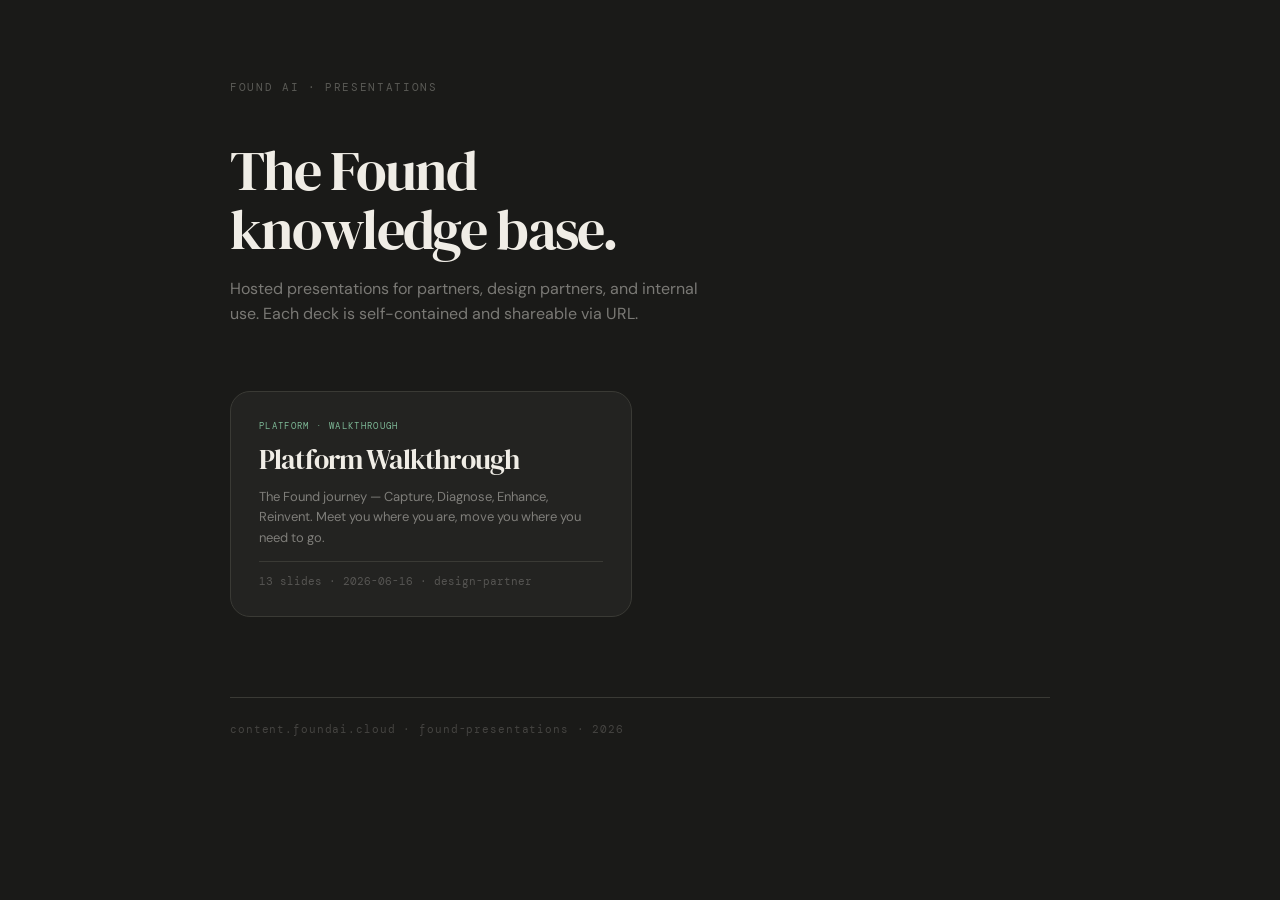
<file: index.html>
<!DOCTYPE html>
<html lang="en">
<head>
  <meta charset="UTF-8">
  <meta name="viewport" content="width=device-width, initial-scale=1.0">
  <title>Found AI — Presentations</title>
  <link rel="preconnect" href="https://fonts.googleapis.com">
  <link href="https://fonts.googleapis.com/css2?family=DM+Sans:wght@400;500;600&family=DM+Mono:wght@400;500&family=DM+Serif+Display&display=swap" rel="stylesheet">
  <link rel="stylesheet" href="./_shared/branding/tokens.css">
  <style>
    *, *::before, *::after { box-sizing: border-box; margin: 0; padding: 0; }
    html, body {
      min-height: 100vh;
      background: var(--color-bg-dark);
      font-family: var(--font-body);
      color: var(--color-text-inverse);
      -webkit-font-smoothing: antialiased;
    }
    .page {
      max-width: 900px;
      margin: 0 auto;
      padding: 80px 40px;
    }
    .brand {
      font-family: var(--font-mono);
      font-size: var(--text-xs);
      letter-spacing: var(--tracking-widest);
      color: rgba(240,237,230,0.3);
      text-transform: uppercase;
      margin-bottom: 48px;
    }
    h1 {
      font-family: var(--font-display);
      font-size: var(--text-3xl);
      font-weight: 400;
      letter-spacing: var(--tracking-tight);
      color: var(--color-text-inverse);
      margin-bottom: 16px;
      line-height: 1.05;
    }
    .subtitle {
      font-size: var(--text-base);
      color: rgba(240,237,230,0.45);
      line-height: 1.6;
      max-width: 500px;
      margin-bottom: 64px;
    }
    .grid {
      display: grid;
      grid-template-columns: repeat(auto-fill, minmax(280px, 1fr));
      gap: 16px;
    }
    .card {
      background: rgba(255,255,255,0.04);
      border: 1px solid var(--color-border-dark);
      border-radius: var(--radius-xl);
      padding: 28px;
      text-decoration: none;
      color: inherit;
      transition: background 200ms, border-color 200ms;
      display: flex;
      flex-direction: column;
      gap: 12px;
    }
    .card:hover {
      background: rgba(255,255,255,0.07);
      border-color: rgba(125,184,150,0.3);
    }
    .card-label {
      font-family: var(--font-mono);
      font-size: 9px;
      letter-spacing: var(--tracking-widest);
      text-transform: uppercase;
      color: var(--color-green);
    }
    .card-title {
      font-family: var(--font-display);
      font-size: var(--text-xl);
      font-weight: 400;
      letter-spacing: var(--tracking-tight);
      line-height: 1.1;
    }
    .card-desc {
      font-size: var(--text-sm);
      color: rgba(240,237,230,0.45);
      line-height: 1.6;
    }
    .card-meta {
      font-family: var(--font-mono);
      font-size: var(--text-xs);
      color: rgba(240,237,230,0.25);
      margin-top: auto;
      padding-top: 12px;
      border-top: 1px solid var(--color-border-dark);
    }
    .footer {
      margin-top: 80px;
      padding-top: 24px;
      border-top: 1px solid var(--color-border-dark);
      font-family: var(--font-mono);
      font-size: var(--text-xs);
      color: rgba(240,237,230,0.2);
      letter-spacing: var(--tracking-wide);
    }
  </style>
</head>
<body>
  <div class="page">
    <div class="brand">Found AI · Presentations</div>
    <h1>The Found<br>knowledge base.</h1>
    <p class="subtitle">Hosted presentations for partners, design partners, and internal use. Each deck is self-contained and shareable via URL.</p>

    <div class="grid">
      <a class="card" href="./presentations/platform-walkthrough/">
        <div class="card-label">Platform · Walkthrough</div>
        <div class="card-title">Platform Walkthrough</div>
        <div class="card-desc">The Found journey — Capture, Diagnose, Enhance, Reinvent. Meet you where you are, move you where you need to go.</div>
        <div class="card-meta">13 slides · 2026-06-16 · design-partner</div>
      </a>

      <!-- Future presentations auto-generated here -->
    </div>

    <div class="footer">content.foundai.cloud · found-presentations · 2026</div>
  </div>
</body>
</html>
</file>
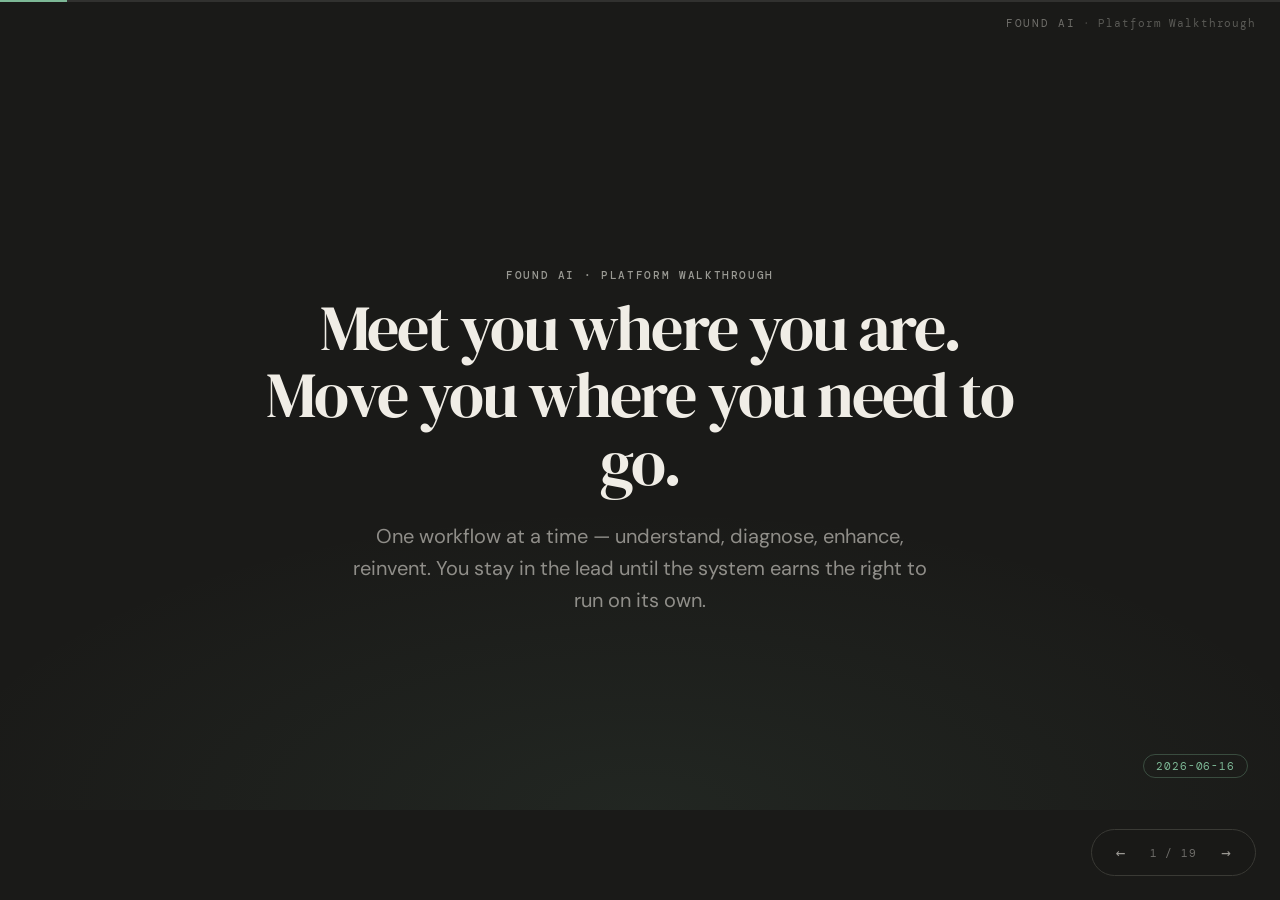
<file: presentations/platform-walkthrough/index.html>
<!DOCTYPE html>
<html lang="en">
<head>
  <meta charset="UTF-8">
  <meta name="viewport" content="width=device-width, initial-scale=1.0">
  <title>Found AI — Platform Walkthrough</title>
  <meta name="description" content="Found AI platform walkthrough — Capture, Diagnose, Enhance, Reinvent.">

  <!-- Fonts -->
  <link rel="preconnect" href="https://fonts.googleapis.com">
  <link rel="preconnect" href="https://fonts.gstatic.com" crossorigin>
  <link href="https://fonts.googleapis.com/css2?family=DM+Sans:ital,opsz,wght@0,9..40,400;0,9..40,500;0,9..40,600;0,9..40,700;1,9..40,400&family=DM+Serif+Display&family=DM+Mono:wght@400;500&display=swap" rel="stylesheet">

  <!-- Found tokens + theme -->
  <link rel="stylesheet" href="../../_shared/branding/tokens.css">
  <link rel="stylesheet" href="../../_shared/engine/theme-found.css">

  <style>
    /* Presentation-specific overrides can go here */
  </style>
</head>
<body>
  <div id="deck"></div>

  <!-- Engine -->
  <script src="../../_shared/engine/templates.js"></script>
  <script src="../../_shared/engine/slide-engine.js"></script>

  <script>
    document.addEventListener('DOMContentLoaded', async () => {
      const engine = new FoundEngine();
      await engine.load('./script.json');
      engine.mount('deck');
    });
  </script>
</body>
</html>
</file>
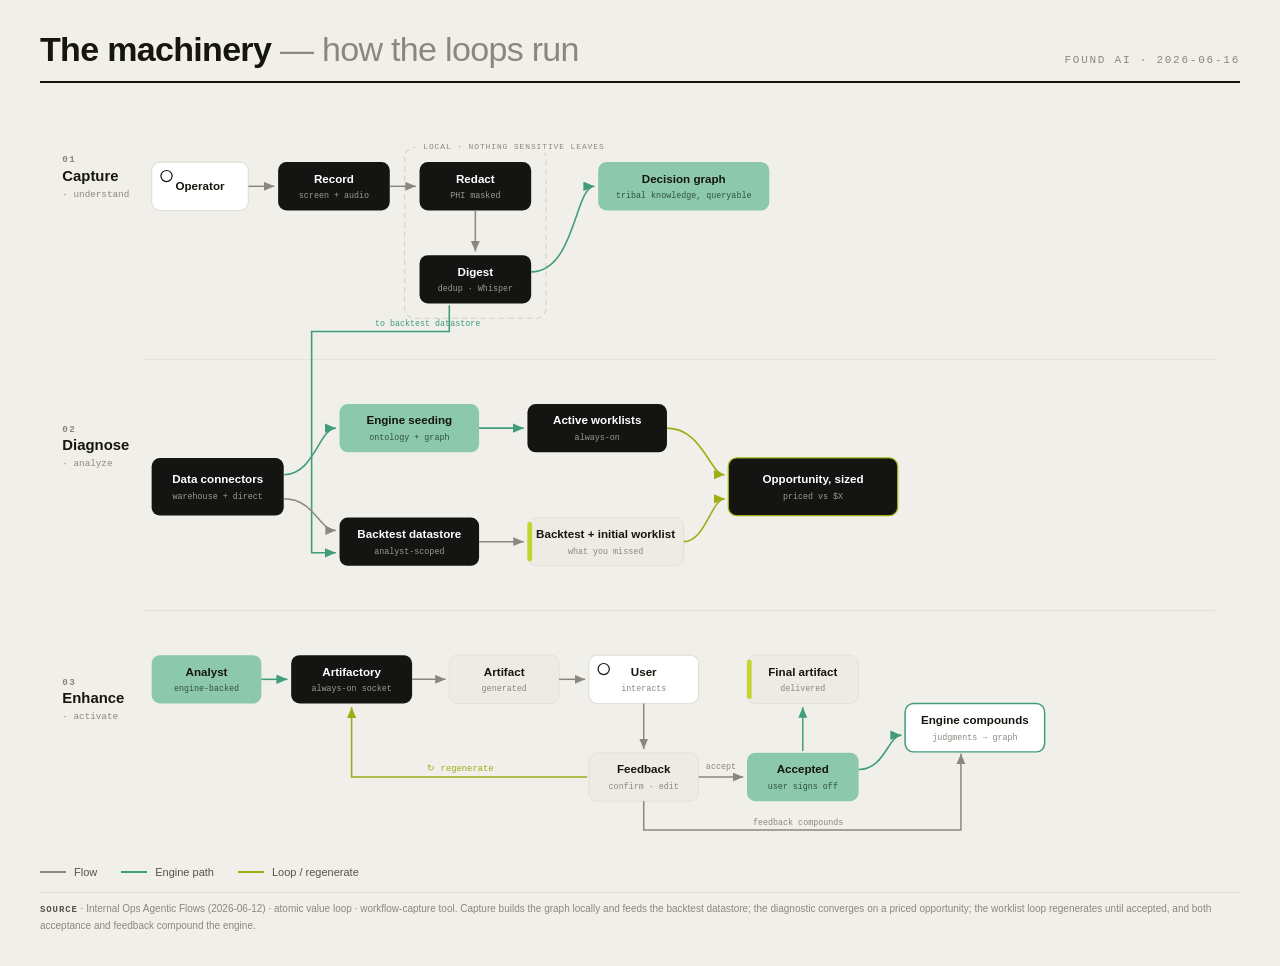
<file: presentations/platform-walkthrough/source/found-machinery-2026-06-16.html>
<!DOCTYPE html>
<html lang="en">
<head>
<meta charset="utf-8">
<meta name="viewport" content="width=device-width, initial-scale=1">
<title>The Machinery — Found AI</title>
<style>
  :root{
    --paper:#F1EFEA; --ink:#16160F; --muted:#8A887E; --line:#E2E0D7;
    --mono: ui-monospace,"SF Mono",Menlo,Consolas,monospace;
    --sans:-apple-system,BlinkMacSystemFont,"Helvetica Neue",Helvetica,Arial,sans-serif;
  }
  *{box-sizing:border-box;}
  html,body{margin:0;padding:0;background:var(--paper);color:var(--ink);font-family:var(--sans);-webkit-font-smoothing:antialiased;}
  .page{max-width:1320px;margin:0 auto;padding:32px 40px 34px;}
  .label{font-family:var(--mono);font-size:11px;letter-spacing:.16em;text-transform:uppercase;color:var(--muted);}
  .mast{display:flex;justify-content:space-between;align-items:flex-end;border-bottom:2px solid var(--ink);padding-bottom:15px;}
  .mast h1{font-size:34px;line-height:1;letter-spacing:-.02em;margin:0;font-weight:650;}
  .mast h1 .dim{color:var(--muted);font-weight:500;}
  .diagram{margin-top:14px;}
  .diagram svg{width:100%;height:auto;display:block;}
  .legend{display:flex;gap:24px;align-items:center;margin-top:6px;flex-wrap:wrap;}
  .legend .item{display:flex;align-items:center;gap:8px;font-size:11px;color:#54534B;}
  .legend .ln{width:26px;height:0;border-top-width:2px;border-top-style:solid;flex:none;}
  footer{margin-top:14px;border-top:1px solid var(--line);padding-top:8px;}
  footer .fcol{font-size:10px;color:var(--muted);line-height:1.55;}
  footer .fcol b{color:#54534B;font-family:var(--mono);font-size:9px;letter-spacing:.1em;text-transform:uppercase;}
  @page{ size:A4 landscape; margin:8mm; }
  @media print{ html,body{background:#fff;} .page{max-width:none;padding:0;} *{-webkit-print-color-adjust:exact;print-color-adjust:exact;} }
</style>
</head>
<body>
<div class="page">
  <header class="mast">
    <h1>The machinery <span class="dim">— how the loops run</span></h1>
    <span class="label">Found AI · 2026-06-16</span>
  </header>
  <div class="diagram"><svg viewBox="0 0 1290 820" xmlns="http://www.w3.org/2000/svg"><defs>
<marker id="ah-d" markerWidth="9" markerHeight="9" refX="7" refY="3" orient="auto"><path d="M0,0 L7,3 L0,6 Z" fill="#8A887E"/></marker>
<marker id="ah-m" markerWidth="9" markerHeight="9" refX="7" refY="3" orient="auto"><path d="M0,0 L7,3 L0,6 Z" fill="#3F9D78"/></marker>
<marker id="ah-l" markerWidth="9" markerHeight="9" refX="7" refY="3" orient="auto"><path d="M0,0 L7,3 L0,6 Z" fill="#9DAE16"/></marker>
</defs><rect x="0" y="0" width="1290" height="820" fill="#F1EFEA"/><line x1="110" y1="282" x2="1264" y2="282" stroke="#E2E0D7" stroke-width="1"/><line x1="110" y1="552" x2="1264" y2="552" stroke="#E2E0D7" stroke-width="1"/><text x="24" y="70" text-anchor="start" font-family="Consolas, ui-monospace, monospace" font-size="10" fill="#8A887E" font-weight="700" letter-spacing="1.5">01</text><text x="24" y="90" text-anchor="start" font-family="Arial, Helvetica, sans-serif" font-size="16" fill="#16160F" font-weight="700" letter-spacing="0">Capture</text><text x="24" y="107" text-anchor="start" font-family="Consolas, ui-monospace, monospace" font-size="10" fill="#8A887E" font-weight="400" letter-spacing="0">· understand</text><rect x="120" y="70" width="104" height="52" rx="9" fill="#FFFFFF" stroke="#E2E0D7" stroke-width="1.3"/><text x="172.0" y="100.0" text-anchor="middle" font-family="Arial, Helvetica, sans-serif" font-size="12.5" font-weight="600" fill="#16160F">Operator</text><circle cx="136" cy="85" r="6" fill="none" stroke="#16160F" stroke-width="1.3"/><rect x="256" y="70" width="120" height="52" rx="9" fill="#141412" stroke="none" stroke-width="0"/><text x="316.0" y="92.0" text-anchor="middle" font-family="Arial, Helvetica, sans-serif" font-size="12.5" font-weight="600" fill="#FFFFFF">Record</text><text x="316.0" y="109.0" text-anchor="middle" font-family="Consolas, ui-monospace, monospace" font-size="9" fill="#9C9A8E">screen + audio</text><rect x="408" y="70" width="120" height="52" rx="9" fill="#141412" stroke="none" stroke-width="0"/><text x="468.0" y="92.0" text-anchor="middle" font-family="Arial, Helvetica, sans-serif" font-size="12.5" font-weight="600" fill="#FFFFFF">Redact</text><text x="468.0" y="109.0" text-anchor="middle" font-family="Consolas, ui-monospace, monospace" font-size="9" fill="#9C9A8E">PHI masked</text><rect x="408" y="170" width="120" height="52" rx="9" fill="#141412" stroke="none" stroke-width="0"/><text x="468.0" y="192.0" text-anchor="middle" font-family="Arial, Helvetica, sans-serif" font-size="12.5" font-weight="600" fill="#FFFFFF">Digest</text><text x="468.0" y="209.0" text-anchor="middle" font-family="Consolas, ui-monospace, monospace" font-size="9" fill="#9C9A8E">dedup · Whisper</text><rect x="600" y="70" width="184" height="52" rx="9" fill="#8CC9AC" stroke="none" stroke-width="0"/><text x="692.0" y="92.0" text-anchor="middle" font-family="Arial, Helvetica, sans-serif" font-size="12.5" font-weight="600" fill="#16160F">Decision graph</text><text x="692.0" y="109.0" text-anchor="middle" font-family="Consolas, ui-monospace, monospace" font-size="9" fill="#2F5142">tribal knowledge, queryable</text><rect x="392" y="54" width="152" height="184" rx="11" fill="none" stroke="#D7D4C9" stroke-width="1.3" stroke-dasharray="6 4"/><rect x="404" y="46" width="160" height="14" fill="#F1EFEA"/><text x="412" y="56" text-anchor="start" font-family="Consolas, ui-monospace, monospace" font-size="8.5" fill="#8A887E" font-weight="400" letter-spacing="1">LOCAL · NOTHING SENSITIVE LEAVES</text><path d="M224,96 L252,96" fill="none" stroke="#8A887E" stroke-width="1.6" marker-end="url(#ah-d)"/><path d="M376,96 L404,96" fill="none" stroke="#8A887E" stroke-width="1.6" marker-end="url(#ah-d)"/><path d="M468,122 L468,166" fill="none" stroke="#8A887E" stroke-width="1.6" marker-end="url(#ah-d)"/><path d="M528,188 C575,188 575,96 596,96" fill="none" stroke="#3F9D78" stroke-width="1.7" marker-end="url(#ah-m)"/><path d="M440,224 L440,252 L292,252 L292,490 L318,490" fill="none" stroke="#3F9D78" stroke-width="1.7" marker-end="url(#ah-m)"/><text x="360" y="246" text-anchor="start" font-family="Consolas, ui-monospace, monospace" font-size="9" fill="#3F9D78" font-weight="400" letter-spacing="0">to backtest datastore</text><text x="24" y="360" text-anchor="start" font-family="Consolas, ui-monospace, monospace" font-size="10" fill="#8A887E" font-weight="700" letter-spacing="1.5">02</text><text x="24" y="380" text-anchor="start" font-family="Arial, Helvetica, sans-serif" font-size="16" fill="#16160F" font-weight="700" letter-spacing="0">Diagnose</text><text x="24" y="397" text-anchor="start" font-family="Consolas, ui-monospace, monospace" font-size="10" fill="#8A887E" font-weight="400" letter-spacing="0">· analyze</text><rect x="120" y="388" width="142" height="62" rx="9" fill="#141412" stroke="none" stroke-width="0"/><text x="191.0" y="415.0" text-anchor="middle" font-family="Arial, Helvetica, sans-serif" font-size="12.5" font-weight="600" fill="#FFFFFF">Data connectors</text><text x="191.0" y="432.0" text-anchor="middle" font-family="Consolas, ui-monospace, monospace" font-size="9" fill="#9C9A8E">warehouse + direct</text><rect x="322" y="330" width="150" height="52" rx="9" fill="#8CC9AC" stroke="none" stroke-width="0"/><text x="397.0" y="352.0" text-anchor="middle" font-family="Arial, Helvetica, sans-serif" font-size="12.5" font-weight="600" fill="#16160F">Engine seeding</text><text x="397.0" y="369.0" text-anchor="middle" font-family="Consolas, ui-monospace, monospace" font-size="9" fill="#2F5142">ontology + graph</text><rect x="322" y="452" width="150" height="52" rx="9" fill="#141412" stroke="none" stroke-width="0"/><text x="397.0" y="474.0" text-anchor="middle" font-family="Arial, Helvetica, sans-serif" font-size="12.5" font-weight="600" fill="#FFFFFF">Backtest datastore</text><text x="397.0" y="491.0" text-anchor="middle" font-family="Consolas, ui-monospace, monospace" font-size="9" fill="#9C9A8E">analyst-scoped</text><rect x="524" y="330" width="150" height="52" rx="9" fill="#141412" stroke="none" stroke-width="0"/><text x="599.0" y="352.0" text-anchor="middle" font-family="Arial, Helvetica, sans-serif" font-size="12.5" font-weight="600" fill="#FFFFFF">Active worklists</text><text x="599.0" y="369.0" text-anchor="middle" font-family="Consolas, ui-monospace, monospace" font-size="9" fill="#9C9A8E">always-on</text><rect x="524" y="452" width="168" height="52" rx="9" fill="#EDEBE4" stroke="#E2E0D7" stroke-width="1"/><rect x="524" y="457" width="5" height="42" rx="2" fill="#C2D62E"/><text x="608.0" y="474.0" text-anchor="middle" font-family="Arial, Helvetica, sans-serif" font-size="12.5" font-weight="600" fill="#16160F">Backtest + initial worklist</text><text x="608.0" y="491.0" text-anchor="middle" font-family="Consolas, ui-monospace, monospace" font-size="9" fill="#8A887E">what you missed</text><rect x="740" y="388" width="182" height="62" rx="9" fill="#141412" stroke="#9DAE16" stroke-width="1.4"/><text x="831.0" y="415.0" text-anchor="middle" font-family="Arial, Helvetica, sans-serif" font-size="12.5" font-weight="600" fill="#FFFFFF">Opportunity, sized</text><text x="831.0" y="432.0" text-anchor="middle" font-family="Consolas, ui-monospace, monospace" font-size="9" fill="#9C9A8E">priced vs $X</text><path d="M262,406 C295,406 300,356 318,356" fill="none" stroke="#3F9D78" stroke-width="1.7" marker-end="url(#ah-m)"/><path d="M262,432 C295,432 300,466 318,466" fill="none" stroke="#8A887E" stroke-width="1.6" marker-end="url(#ah-d)"/><path d="M472,356 L520,356" fill="none" stroke="#3F9D78" stroke-width="1.7" marker-end="url(#ah-m)"/><path d="M472,478 L520,478" fill="none" stroke="#8A887E" stroke-width="1.6" marker-end="url(#ah-d)"/><path d="M674,356 C712,356 720,406 736,406" fill="none" stroke="#9DAE16" stroke-width="1.7" marker-end="url(#ah-l)"/><path d="M692,478 C715,478 722,432 736,432" fill="none" stroke="#9DAE16" stroke-width="1.7" marker-end="url(#ah-l)"/><text x="24" y="632" text-anchor="start" font-family="Consolas, ui-monospace, monospace" font-size="10" fill="#8A887E" font-weight="700" letter-spacing="1.5">03</text><text x="24" y="652" text-anchor="start" font-family="Arial, Helvetica, sans-serif" font-size="16" fill="#16160F" font-weight="700" letter-spacing="0">Enhance</text><text x="24" y="669" text-anchor="start" font-family="Consolas, ui-monospace, monospace" font-size="10" fill="#8A887E" font-weight="400" letter-spacing="0">· activate</text><rect x="120" y="600" width="118" height="52" rx="9" fill="#8CC9AC" stroke="none" stroke-width="0"/><text x="179.0" y="622.0" text-anchor="middle" font-family="Arial, Helvetica, sans-serif" font-size="12.5" font-weight="600" fill="#16160F">Analyst</text><text x="179.0" y="639.0" text-anchor="middle" font-family="Consolas, ui-monospace, monospace" font-size="9" fill="#2F5142">engine-backed</text><rect x="270" y="600" width="130" height="52" rx="9" fill="#141412" stroke="none" stroke-width="0"/><text x="335.0" y="622.0" text-anchor="middle" font-family="Arial, Helvetica, sans-serif" font-size="12.5" font-weight="600" fill="#FFFFFF">Artifactory</text><text x="335.0" y="639.0" text-anchor="middle" font-family="Consolas, ui-monospace, monospace" font-size="9" fill="#9C9A8E">always-on socket</text><rect x="440" y="600" width="118" height="52" rx="9" fill="#EDEBE4" stroke="#E2E0D7" stroke-width="1"/><text x="499.0" y="622.0" text-anchor="middle" font-family="Arial, Helvetica, sans-serif" font-size="12.5" font-weight="600" fill="#16160F">Artifact</text><text x="499.0" y="639.0" text-anchor="middle" font-family="Consolas, ui-monospace, monospace" font-size="9" fill="#8A887E">generated</text><rect x="590" y="600" width="118" height="52" rx="9" fill="#FFFFFF" stroke="#E2E0D7" stroke-width="1.3"/><text x="649.0" y="622.0" text-anchor="middle" font-family="Arial, Helvetica, sans-serif" font-size="12.5" font-weight="600" fill="#16160F">User</text><text x="649.0" y="639.0" text-anchor="middle" font-family="Consolas, ui-monospace, monospace" font-size="9" fill="#8A887E">interacts</text><circle cx="606" cy="615" r="6" fill="none" stroke="#16160F" stroke-width="1.3"/><rect x="760" y="600" width="120" height="52" rx="9" fill="#EDEBE4" stroke="#E2E0D7" stroke-width="1"/><rect x="760" y="605" width="5" height="42" rx="2" fill="#C2D62E"/><text x="820.0" y="622.0" text-anchor="middle" font-family="Arial, Helvetica, sans-serif" font-size="12.5" font-weight="600" fill="#16160F">Final artifact</text><text x="820.0" y="639.0" text-anchor="middle" font-family="Consolas, ui-monospace, monospace" font-size="9" fill="#8A887E">delivered</text><rect x="590" y="705" width="118" height="52" rx="9" fill="#EDEBE4" stroke="#E2E0D7" stroke-width="1"/><text x="649.0" y="727.0" text-anchor="middle" font-family="Arial, Helvetica, sans-serif" font-size="12.5" font-weight="600" fill="#16160F">Feedback</text><text x="649.0" y="744.0" text-anchor="middle" font-family="Consolas, ui-monospace, monospace" font-size="9" fill="#8A887E">confirm · edit</text><rect x="760" y="705" width="120" height="52" rx="9" fill="#8CC9AC" stroke="none" stroke-width="0"/><text x="820.0" y="727.0" text-anchor="middle" font-family="Arial, Helvetica, sans-serif" font-size="12.5" font-weight="600" fill="#16160F">Accepted</text><text x="820.0" y="744.0" text-anchor="middle" font-family="Consolas, ui-monospace, monospace" font-size="9" fill="#2F5142">user signs off</text><rect x="930" y="652" width="150" height="52" rx="9" fill="#FFFFFF" stroke="#3F9D78" stroke-width="1.6"/><text x="1005.0" y="674.0" text-anchor="middle" font-family="Arial, Helvetica, sans-serif" font-size="12.5" font-weight="600" fill="#16160F">Engine compounds</text><text x="1005.0" y="691.0" text-anchor="middle" font-family="Consolas, ui-monospace, monospace" font-size="9" fill="#8A887E">judgments → graph</text><path d="M238,626 L266,626" fill="none" stroke="#3F9D78" stroke-width="1.7" marker-end="url(#ah-m)"/><path d="M400,626 L436,626" fill="none" stroke="#8A887E" stroke-width="1.6" marker-end="url(#ah-d)"/><path d="M558,626 L586,626" fill="none" stroke="#8A887E" stroke-width="1.6" marker-end="url(#ah-d)"/><path d="M649,652 L649,701" fill="none" stroke="#8A887E" stroke-width="1.6" marker-end="url(#ah-d)"/><path d="M588,731 L335,731 L335,656" fill="none" stroke="#9DAE16" stroke-width="1.7" marker-end="url(#ah-l)"/><text x="452" y="725" text-anchor="middle" font-family="Consolas, ui-monospace, monospace" font-size="9.5" fill="#9DAE16" font-weight="400" letter-spacing="0">↻ regenerate</text><path d="M708,731 L756,731" fill="none" stroke="#8A887E" stroke-width="1.6" marker-end="url(#ah-d)"/><text x="732" y="722" text-anchor="middle" font-family="Consolas, ui-monospace, monospace" font-size="9" fill="#8A887E" font-weight="400" letter-spacing="0">accept</text><path d="M820,703 L820,656" fill="none" stroke="#3F9D78" stroke-width="1.6" marker-end="url(#ah-m)"/><path d="M880,723 C908,723 912,686 926,686" fill="none" stroke="#3F9D78" stroke-width="1.7" marker-end="url(#ah-m)"/><path d="M649,757 L649,788 L990,788 L990,706" fill="none" stroke="#8A887E" stroke-width="1.6" marker-end="url(#ah-d)"/><text x="815" y="783" text-anchor="middle" font-family="Consolas, ui-monospace, monospace" font-size="9" fill="#8A887E" font-weight="400" letter-spacing="0">feedback compounds</text></svg></div>
  <div class="legend">
    <div class="item"><span class="ln" style="border-top-color:#8A887E;"></span> Flow</div>
    <div class="item"><span class="ln" style="border-top-color:#3F9D78;"></span> Engine path</div>
    <div class="item"><span class="ln" style="border-top-color:#9DAE16;"></span> Loop / regenerate</div>
  </div>
  <footer>
    <div class="fcol"><b>Source</b> · Internal Ops Agentic Flows (2026-06-12) · atomic value loop · workflow-capture tool. Capture builds the graph locally and feeds the backtest datastore; the diagnostic converges on a priced opportunity; the worklist loop regenerates until accepted, and both acceptance and feedback compound the engine.</div>
  </footer>
</div>
</body>
</html>
</file>
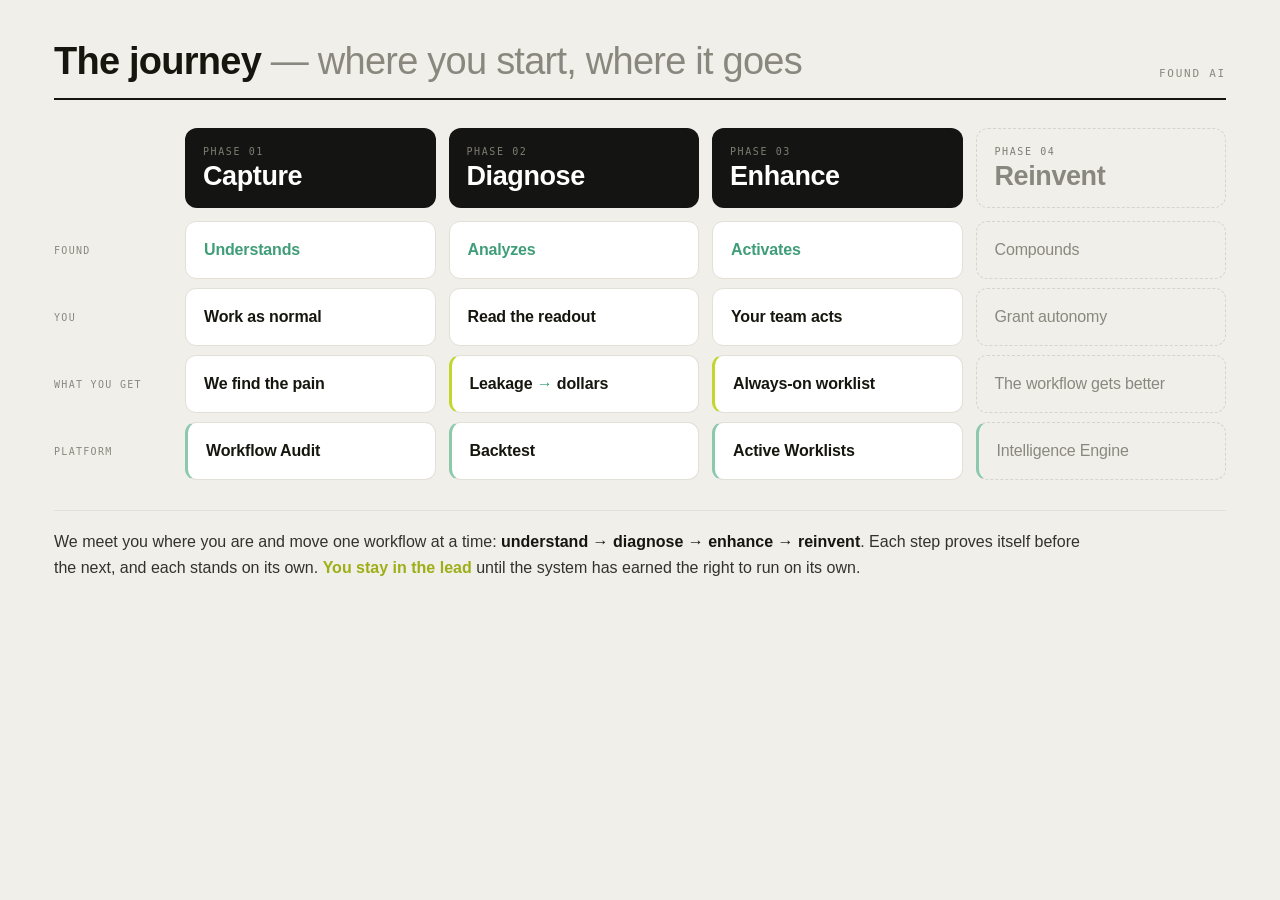
<file: presentations/platform-walkthrough/source/found-phases-journey-customer-2026-06-16.html>
<!DOCTYPE html>
<html lang="en">
<head>
<meta charset="utf-8">
<meta name="viewport" content="width=device-width, initial-scale=1">
<title>The Journey — Found AI (customer)</title>
<style>
  :root{
    --paper:#F1EFEA; --ink:#16160F; --muted:#8A887E; --line:#E2E0D7; --hair:#D7D4C9;
    --dark:#141412; --mint:#8CC9AC; --mint-deep:#3F9D78; --lime:#C2D62E; --lime-deep:#9DAE16;
    --card:#FFFFFF;
    --mono: ui-monospace,"SF Mono",Menlo,Consolas,monospace;
    --sans:-apple-system,BlinkMacSystemFont,"Helvetica Neue",Helvetica,Arial,sans-serif;
  }
  *{box-sizing:border-box;}
  html,body{margin:0;padding:0;background:var(--paper);color:var(--ink);
    font-family:var(--sans);-webkit-font-smoothing:antialiased;}
  .page{max-width:1280px;margin:0 auto;padding:42px 54px 40px;}
  .label{font-family:var(--mono);font-size:11px;letter-spacing:.16em;text-transform:uppercase;color:var(--muted);}
  .mast{display:flex;justify-content:space-between;align-items:flex-end;
    border-bottom:2px solid var(--ink);padding-bottom:18px;}
  .mast h1{font-size:38px;line-height:1;letter-spacing:-.02em;margin:0;font-weight:650;}
  .mast h1 .dim{color:var(--muted);font-weight:500;}

  .grid{margin-top:28px;}
  .phases{display:grid;grid-template-columns:118px repeat(4,1fr);gap:13px;align-items:stretch;}
  .rowlabel{font-family:var(--mono);font-size:10px;letter-spacing:.13em;text-transform:uppercase;color:var(--muted);}
  .rowhead{display:flex;align-items:center;}

  .phead{border-radius:12px;padding:16px 18px;display:flex;flex-direction:column;gap:6px;min-height:80px;justify-content:center;}
  .phead.solid{background:var(--dark);color:#fff;}
  .phead.ghost{background:transparent;border:1px dashed var(--hair);color:var(--muted);}
  .phead .pn{font-family:var(--mono);font-size:10px;letter-spacing:.16em;text-transform:uppercase;color:#7E7D72;}
  .phead .pt{font-size:27px;font-weight:650;letter-spacing:-.015em;line-height:1;}

  .cell{background:var(--card);border:1px solid var(--line);border-radius:11px;padding:13px 18px;display:flex;align-items:center;min-height:58px;}
  .cell.ghost{background:transparent;border:1px dashed var(--hair);}
  .cell .ct{font-size:16px;font-weight:550;letter-spacing:-.01em;line-height:1.2;}
  .cell .ct .ar{color:var(--mint-deep);}
  .cell.accent{border-left:3px solid var(--lime);}
  .cell.found .ct{color:var(--mint-deep);font-weight:650;}
  .cell.plat{border-left:3px solid var(--mint);}
  .cell.plat .ct{font-weight:620;}
  .cell.ghost .ct{color:var(--muted);font-weight:500;}

  .rgap{height:9px;}

  .footnote{margin-top:30px;border-top:1px solid var(--line);padding-top:18px;}
  .footnote p{font-size:16px;line-height:1.62;color:#33322B;max-width:1050px;margin:0;}
  .footnote p strong{color:var(--ink);}
  .footnote p .hl{color:var(--lime-deep);font-weight:600;}

  @page{ size:A4 landscape; margin:11mm; }
  @media print{
    html,body{background:#fff;}.page{max-width:none;padding:0;}
    .cell,.phead{ break-inside:avoid; }
    *{ -webkit-print-color-adjust:exact; print-color-adjust:exact; }
  }
</style>
</head>
<body>
<div class="page">

  <header class="mast">
    <h1>The journey <span class="dim">— where you start, where it goes</span></h1>
    <span class="label">Found AI</span>
  </header>

  <div class="grid">
    <div class="phases" style="margin-bottom:13px;">
      <div class="rowhead"></div>
      <div class="phead solid"><span class="pn">Phase 01</span><span class="pt">Capture</span></div>
      <div class="phead solid"><span class="pn">Phase 02</span><span class="pt">Diagnose</span></div>
      <div class="phead solid"><span class="pn">Phase 03</span><span class="pt">Enhance</span></div>
      <div class="phead ghost"><span class="pn">Phase 04</span><span class="pt">Reinvent</span></div>
    </div>

    <!-- FOUND -->
    <div class="phases">
      <div class="rowhead"><span class="rowlabel">Found</span></div>
      <div class="cell found"><div class="ct">Understands</div></div>
      <div class="cell found"><div class="ct">Analyzes</div></div>
      <div class="cell found"><div class="ct">Activates</div></div>
      <div class="cell found ghost"><div class="ct">Compounds</div></div>
    </div>
    <div class="rgap"></div>

    <!-- YOU -->
    <div class="phases">
      <div class="rowhead"><span class="rowlabel">You</span></div>
      <div class="cell"><div class="ct">Work as normal</div></div>
      <div class="cell"><div class="ct">Read the readout</div></div>
      <div class="cell"><div class="ct">Your team acts</div></div>
      <div class="cell ghost"><div class="ct">Grant autonomy</div></div>
    </div>
    <div class="rgap"></div>

    <!-- WHAT YOU GET -->
    <div class="phases">
      <div class="rowhead"><span class="rowlabel">What you get</span></div>
      <div class="cell"><div class="ct">We find the pain</div></div>
      <div class="cell accent"><div class="ct">Leakage <span class="ar">→</span> dollars</div></div>
      <div class="cell accent"><div class="ct">Always-on worklist</div></div>
      <div class="cell ghost"><div class="ct">The workflow gets better</div></div>
    </div>
    <div class="rgap"></div>

    <!-- PLATFORM -->
    <div class="phases">
      <div class="rowhead"><span class="rowlabel">Platform</span></div>
      <div class="cell plat"><div class="ct">Workflow Audit</div></div>
      <div class="cell plat"><div class="ct">Backtest</div></div>
      <div class="cell plat"><div class="ct">Active Worklists</div></div>
      <div class="cell plat ghost"><div class="ct">Intelligence Engine</div></div>
    </div>
  </div>

  <div class="footnote">
    <p>We meet you where you are and move one workflow at a time:
    <strong>understand → diagnose → enhance → reinvent</strong>. Each step proves itself before the next, and each stands on its own.
    <span class="hl">You stay in the lead</span> until the system has earned the right to run on its own.</p>
  </div>

</div>
</body>
</html>
</file>
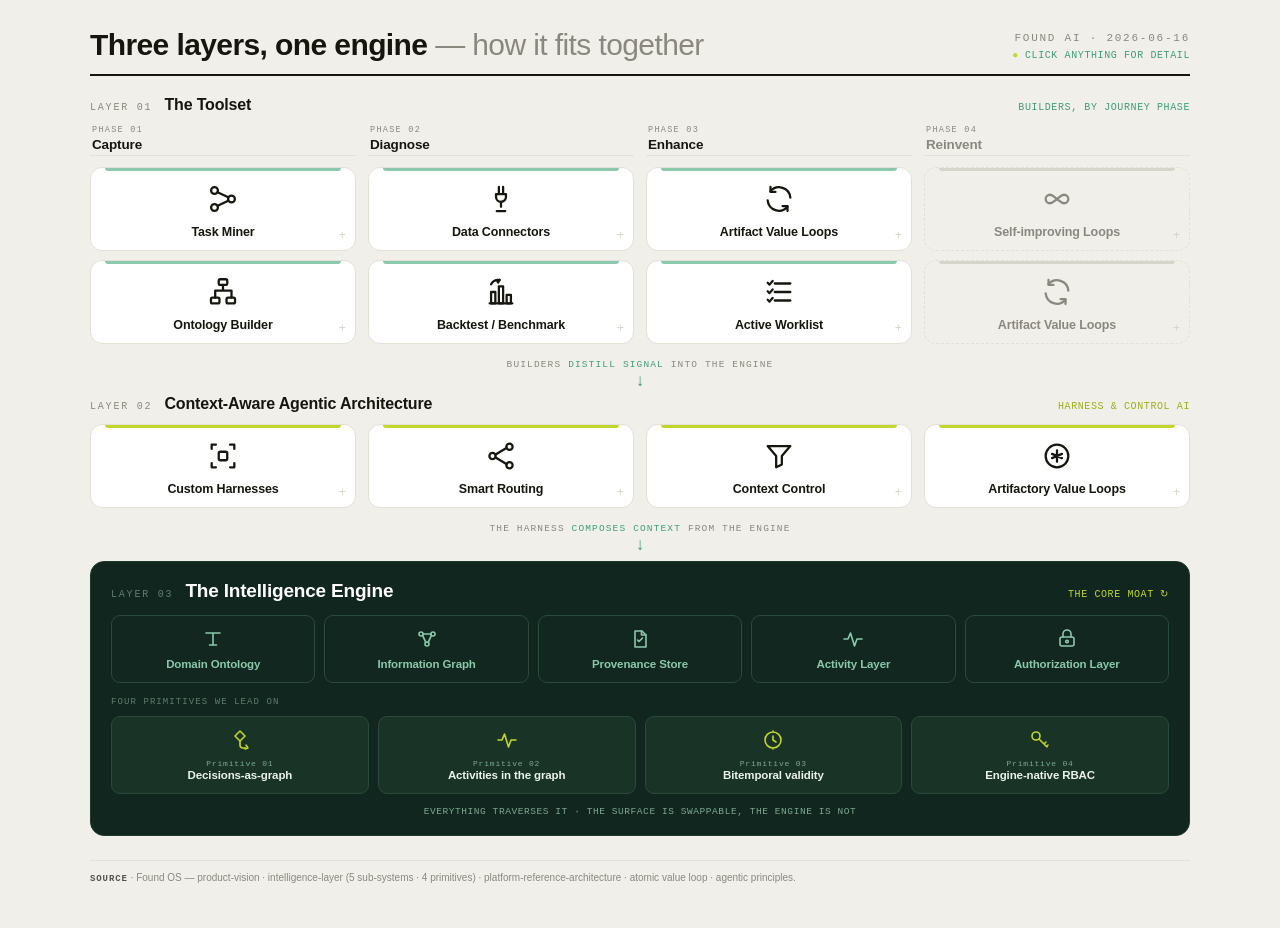
<file: presentations/platform-walkthrough/source/found-three-layers-interactive-2026-06-16.html>
<!DOCTYPE html>
<html lang="en">
<head>
<meta charset="utf-8">
<meta name="viewport" content="width=device-width, initial-scale=1">
<title>Three Layers, One Engine — Found AI (interactive)</title>
<style>
  :root{
    --paper:#F1EFEA; --ink:#16160F; --muted:#8A887E; --line:#E2E0D7; --hair:#D7D4C9;
    --dark:#141412; --dark-2:#21211D; --mint:#8CC9AC; --mint-deep:#3F9D78;
    --lime:#C2D62E; --lime-deep:#9DAE16; --card:#FFFFFF; --soft:#EDEBE4;
    --mono: ui-monospace,"SF Mono",Menlo,Consolas,monospace;
    --sans:-apple-system,BlinkMacSystemFont,"Helvetica Neue",Helvetica,Arial,sans-serif;
  }
  *{box-sizing:border-box;}
  html,body{margin:0;padding:0;background:var(--paper);color:var(--ink);font-family:var(--sans);-webkit-font-smoothing:antialiased;}
  .page{max-width:1180px;margin:0 auto;padding:30px 40px 42px;}
  .label{font-family:var(--mono);font-size:11px;letter-spacing:.16em;text-transform:uppercase;color:var(--muted);}
  .mast{display:flex;justify-content:space-between;align-items:flex-end;border-bottom:2px solid var(--ink);padding-bottom:13px;}
  .mast h1{font-size:30px;line-height:1.02;letter-spacing:-.02em;margin:0;font-weight:650;}
  .mast h1 .dim{color:var(--muted);font-weight:500;}
  .hint{font-family:var(--mono);font-size:10px;letter-spacing:.06em;color:var(--mint-deep);text-transform:uppercase;}
  .hint::before{content:"●";color:var(--lime);margin-right:6px;}

  .zone{margin-top:20px;}
  .zhdr{display:flex;align-items:baseline;gap:12px;margin-bottom:11px;}
  .zhdr .zn{font-family:var(--mono);font-size:10px;letter-spacing:.18em;text-transform:uppercase;color:var(--muted);}
  .zhdr .zt{font-size:16px;font-weight:640;letter-spacing:-.01em;}
  .zhdr .zk{font-family:var(--mono);font-size:10px;letter-spacing:.06em;color:var(--mint-deep);text-transform:uppercase;margin-left:auto;}
  .zhdr .zk.lime{color:var(--lime-deep);}

  /* layer 01 — phase columns */
  .phases{display:grid;grid-template-columns:repeat(4,1fr);gap:12px;}
  .phcol{display:flex;flex-direction:column;gap:9px;}
  .phcap{padding:0 2px 2px;border-bottom:1px solid var(--line);margin-bottom:2px;}
  .phcap .pn{font-family:var(--mono);font-size:8.5px;letter-spacing:.15em;text-transform:uppercase;color:var(--muted);display:block;}
  .phcap .pt{font-size:13.5px;font-weight:640;letter-spacing:-.01em;}
  .phcap.ghost .pt{color:var(--muted);}

  .tiles.four{display:grid;grid-template-columns:repeat(4,1fr);gap:12px;}

  .tile{background:var(--card);border:1px solid var(--line);border-radius:12px;padding:14px 10px 11px;
    display:flex;flex-direction:column;align-items:center;text-align:center;gap:9px;cursor:pointer;
    transition:transform .14s ease, box-shadow .14s ease, border-color .14s ease;position:relative;}
  .tile:hover{transform:translateY(-3px);box-shadow:0 8px 22px -12px rgba(20,20,15,.35);border-color:var(--mint-deep);}
  .tile .ico{width:34px;height:34px;color:var(--ink);}
  .tile .ico svg{width:100%;height:100%;display:block;}
  .tile .nm{font-size:12.5px;font-weight:600;letter-spacing:-.01em;line-height:1.14;}
  .tile .acc{position:absolute;top:0;left:14px;right:14px;height:3px;border-radius:0 0 3px 3px;background:var(--mint);}
  .tiles.four .tile .acc{background:var(--lime);}
  .tile.ghost{border-style:dashed;background:transparent;}
  .tile.ghost .ico,.tile.ghost .nm{color:var(--muted);}
  .tile.ghost .acc{background:var(--hair);}
  .tile .plus{position:absolute;bottom:7px;right:9px;font-family:var(--mono);font-size:12px;color:var(--hair);transition:color .14s;}
  .tile:hover .plus{color:var(--mint-deep);}

  .flow{display:flex;flex-direction:column;align-items:center;gap:2px;margin:15px 0 3px;}
  .flow .ar{color:var(--mint-deep);font-size:17px;line-height:1;}
  .flow .ft{font-family:var(--mono);font-size:9.5px;letter-spacing:.12em;text-transform:uppercase;color:var(--muted);}
  .flow .ft b{color:var(--mint-deep);font-weight:500;}

  /* engine moat */
  .engine{background:#11261E;border:1px solid #1E3A2D;border-radius:14px;padding:18px 20px;margin-top:8px;}
  .engine .ehdr{display:flex;align-items:baseline;gap:12px;margin-bottom:13px;}
  .engine .ehdr .en{font-family:var(--mono);font-size:10px;letter-spacing:.18em;text-transform:uppercase;color:#5E7E6E;}
  .engine .ehdr .et{font-size:19px;font-weight:660;letter-spacing:-.01em;color:#fff;}
  .engine .ehdr .ek{font-family:var(--mono);font-size:10px;letter-spacing:.06em;color:var(--lime);text-transform:uppercase;margin-left:auto;}
  .ssrow{display:grid;grid-template-columns:repeat(5,1fr);gap:9px;}
  .sschip{background:#16302433;border:1px solid #2A4A3A;border-radius:9px;padding:11px 9px;display:flex;flex-direction:column;align-items:center;text-align:center;gap:7px;cursor:pointer;transition:border-color .14s, transform .14s;position:relative;}
  .sschip:hover{border-color:#4f9a76;transform:translateY(-2px);}
  .sschip .sico{width:24px;height:24px;color:var(--mint);}
  .sschip .sico svg{width:100%;height:100%;}
  .sschip .snm{font-size:11.5px;font-weight:600;color:var(--mint);letter-spacing:-.01em;line-height:1.12;}
  .ssdiv{font-family:var(--mono);font-size:9px;letter-spacing:.12em;text-transform:uppercase;color:#5E7E6E;margin:14px 0 9px;}
  .primrow{display:grid;grid-template-columns:repeat(4,1fr);gap:9px;}
  .primtile{background:#1a3327;border:1px solid #2A4A3A;border-radius:9px;padding:11px 9px;display:flex;flex-direction:column;align-items:center;text-align:center;gap:7px;cursor:pointer;transition:border-color .14s, transform .14s;}
  .primtile:hover{border-color:#9DAE16;transform:translateY(-2px);}
  .primtile .pico{width:24px;height:24px;color:var(--lime);}
  .primtile .pico svg{width:100%;height:100%;}
  .primtile .pwrap{display:flex;flex-direction:column;gap:1px;}
  .primtile .pwrap .pk{font-family:var(--mono);font-size:8px;letter-spacing:.1em;color:#7FA791;}
  .primtile .pwrap .pl{font-size:11.5px;font-weight:600;color:#EAF2EC;letter-spacing:-.01em;line-height:1.12;}
  .ecta{font-family:var(--mono);font-size:9.5px;letter-spacing:.06em;text-transform:uppercase;color:#7FA791;margin-top:12px;text-align:center;}

  /* modal */
  .scrim{position:fixed;inset:0;background:rgba(20,20,15,.46);backdrop-filter:blur(2px);display:none;align-items:center;justify-content:center;padding:24px;z-index:50;}
  .scrim.open{display:flex;}
  .modal{background:var(--card);border-radius:16px;max-width:500px;width:100%;padding:24px 26px 22px;box-shadow:0 30px 70px -20px rgba(0,0,0,.5);max-height:86vh;overflow:auto;}
  .modal.dark{background:#13271F;color:#EAF2EC;}
  .mtop{display:flex;align-items:flex-start;gap:13px;border-bottom:1px solid var(--line);padding-bottom:13px;}
  .modal.dark .mtop{border-color:#2A4A3A;}
  .mtop .mico{width:40px;height:40px;flex:none;color:var(--mint-deep);}
  .modal.dark .mtop .mico{color:var(--mint);}
  .mtop .mico svg{width:100%;height:100%;}
  .mtop .mttl{font-size:20px;font-weight:660;letter-spacing:-.02em;line-height:1.05;}
  .mtop .mlyr{font-family:var(--mono);font-size:10px;letter-spacing:.1em;text-transform:uppercase;color:var(--mint-deep);margin-top:5px;}
  .modal.dark .mtop .mlyr{color:var(--mint);}
  .mtop .x{margin-left:auto;flex:none;width:30px;height:30px;border-radius:8px;border:1px solid var(--line);background:transparent;cursor:pointer;font-size:15px;color:var(--muted);line-height:1;}
  .mtop .x:hover{background:var(--soft);color:var(--ink);}
  .modal.dark .x{border-color:#2A4A3A;color:#9FC4B1;}
  .mbody{font-size:14px;line-height:1.6;color:#33322B;margin-top:13px;}
  .modal.dark .mbody{color:#CFE3D7;} .mbody b{color:var(--ink);} .modal.dark .mbody b{color:var(--mint);}
  .mtags{display:flex;flex-wrap:wrap;gap:7px;margin-top:14px;}
  .mtag{font-family:var(--mono);font-size:9px;letter-spacing:.07em;color:var(--mint-deep);background:#E6F1EB;border:1px solid #CDE6DA;border-radius:5px;padding:2px 8px;}
  .mtag.lime{color:var(--lime-deep);background:#F3F5DF;border-color:#E4E8BE;}

  footer{margin-top:24px;border-top:1px solid var(--line);padding-top:9px;}
  footer .fcol{font-size:10px;color:var(--muted);line-height:1.5;}
  footer .fcol b{color:#54534B;font-family:var(--mono);font-size:9px;letter-spacing:.1em;text-transform:uppercase;}

  @media (max-width:820px){
    .phases,.tiles.four,.ssrow,.primrow{grid-template-columns:repeat(2,1fr);}
  }
</style>
</head>
<body>
<div class="page">

  <header class="mast">
    <div><h1>Three layers, one engine <span class="dim">— how it fits together</span></h1></div>
    <div style="text-align:right;">
      <div class="label">Found AI · 2026-06-16</div>
      <div class="hint" style="margin-top:6px;">Click anything for detail</div>
    </div>
  </header>

  <!-- LAYER 01 — organized by phase -->
  <section class="zone">
    <div class="zhdr"><span class="zn">Layer 01</span><span class="zt">The Toolset</span><span class="zk">builders, by journey phase</span></div>
    <div class="phases" id="toolset"></div>
  </section>

  <div class="flow"><span class="ft">builders <b>distill signal</b> into the engine</span><span class="ar">↓</span></div>

  <!-- LAYER 02 -->
  <section class="zone" style="margin-top:6px;">
    <div class="zhdr"><span class="zn">Layer 02</span><span class="zt">Context-Aware Agentic Architecture</span><span class="zk lime">harness &amp; control AI</span></div>
    <div class="tiles four" id="arch"></div>
  </section>

  <div class="flow"><span class="ft">the harness <b>composes context</b> from the engine</span><span class="ar">↓</span></div>

  <!-- LAYER 03 — ENGINE -->
  <div class="engine">
    <div class="ehdr"><span class="en">Layer 03</span><span class="et">The Intelligence Engine</span><span class="ek">the core moat ↻</span></div>
    <div class="ssrow" id="subsys"></div>
    <div class="ssdivlabel ssdiv" style="font-family:var(--mono);font-size:9px;letter-spacing:.12em;text-transform:uppercase;color:#5E7E6E;margin:14px 0 9px;">Four primitives we lead on</div>
    <div class="primrow" id="prims"></div>
    <div class="ecta">everything traverses it · the surface is swappable, the engine is not</div>
  </div>

  <footer>
    <div class="fcol"><b>Source</b> · Found OS — product-vision · intelligence-layer (5 sub-systems · 4 primitives) · platform-reference-architecture · atomic value loop · agentic principles.</div>
  </footer>
</div>

<div class="scrim" id="scrim"><div class="modal" id="modal" role="dialog" aria-modal="true"></div></div>

<script>
const I = {
  mine:'<svg viewBox="0 0 24 24" fill="none" stroke="currentColor" stroke-width="1.6" stroke-linecap="round" stroke-linejoin="round"><circle cx="6" cy="6" r="2.4"/><circle cx="6" cy="18" r="2.4"/><circle cx="18" cy="12" r="2.4"/><path d="M8.2 7.2l7.5 3.6M8.2 16.8l7.5-3.6"/></svg>',
  plug:'<svg viewBox="0 0 24 24" fill="none" stroke="currentColor" stroke-width="1.6" stroke-linecap="round" stroke-linejoin="round"><path d="M10.5 3.5v5M13.5 3.5v5M8.5 8.5h7v2a3.5 3.5 0 0 1-7 0z"/><path d="M12 14v3.5"/><path d="M9 20.5h6"/></svg>',
  onto:'<svg viewBox="0 0 24 24" fill="none" stroke="currentColor" stroke-width="1.6" stroke-linecap="round" stroke-linejoin="round"><rect x="9" y="3" width="6" height="4" rx="1"/><rect x="3.5" y="16" width="6" height="4" rx="1"/><rect x="14.5" y="16" width="6" height="4" rx="1"/><path d="M12 7v4M12 11H6.5v5M12 11h6v5"/></svg>',
  bench:'<svg viewBox="0 0 24 24" fill="none" stroke="currentColor" stroke-width="1.6" stroke-linecap="round" stroke-linejoin="round"><path d="M4 20h16"/><rect x="5" y="12" width="3" height="8"/><rect x="10.5" y="8" width="3" height="12"/><rect x="16" y="14" width="3" height="6"/><path d="M5 6.5a6 6 0 0 1 6-3"/><path d="M11 3.5l-1.6 1M11 3.5l-1 1.8"/></svg>',
  loop:'<svg viewBox="0 0 24 24" fill="none" stroke="currentColor" stroke-width="1.6" stroke-linecap="round" stroke-linejoin="round"><path d="M20 11a8 8 0 0 0-14-4.5M4 13a8 8 0 0 0 14 4.5"/><path d="M6 3.5V7H9.5M18 20.5V17h-3.5"/></svg>',
  list:'<svg viewBox="0 0 24 24" fill="none" stroke="currentColor" stroke-width="1.6" stroke-linecap="round" stroke-linejoin="round"><path d="M9 6h11M9 12h11M9 18h11"/><path d="M4 5.5l1.3 1.3L7.5 4.2M4 11.5l1.3 1.3L7.5 10.2M4 17.5l1.3 1.3L7.5 16.2"/></svg>',
  inf:'<svg viewBox="0 0 24 24" fill="none" stroke="currentColor" stroke-width="1.6" stroke-linecap="round" stroke-linejoin="round"><path d="M7 9a3 3 0 1 0 0 6c2 0 3-1.5 5-3s3-3 5-3a3 3 0 1 1 0 6c-2 0-3-1.5-5-3s-3-3-5-3z"/></svg>',
  harness:'<svg viewBox="0 0 24 24" fill="none" stroke="currentColor" stroke-width="1.6" stroke-linecap="round" stroke-linejoin="round"><path d="M7 4H4v3M17 4h3v3M7 20H4v-3M17 20h3v-3"/><rect x="9" y="9" width="6" height="6" rx="1.2"/></svg>',
  route:'<svg viewBox="0 0 24 24" fill="none" stroke="currentColor" stroke-width="1.6" stroke-linecap="round" stroke-linejoin="round"><circle cx="6" cy="12" r="2.2"/><circle cx="18" cy="5.5" r="2.2"/><circle cx="18" cy="18.5" r="2.2"/><path d="M8.2 11l7.6-4.7M8.2 13l7.6 4.7"/></svg>',
  funnel:'<svg viewBox="0 0 24 24" fill="none" stroke="currentColor" stroke-width="1.6" stroke-linecap="round" stroke-linejoin="round"><path d="M4 5h16l-6 7v6l-4 2v-8z"/></svg>',
  socket:'<svg viewBox="0 0 24 24" fill="none" stroke="currentColor" stroke-width="1.6" stroke-linecap="round" stroke-linejoin="round"><circle cx="12" cy="12" r="8"/><path d="M12 8v8M8.5 10.5l7 3M15.5 10.5l-7 3"/></svg>',
  type:'<svg viewBox="0 0 24 24" fill="none" stroke="currentColor" stroke-width="1.6" stroke-linecap="round" stroke-linejoin="round"><path d="M5 6h14M12 6v12M8.5 18h7"/></svg>',
  graph:'<svg viewBox="0 0 24 24" fill="none" stroke="currentColor" stroke-width="1.6" stroke-linecap="round" stroke-linejoin="round"><circle cx="6" cy="7" r="2"/><circle cx="18" cy="7" r="2"/><circle cx="12" cy="17" r="2"/><path d="M7.6 8.4l3.2 7M16.4 8.4l-3.2 7M8 7h8"/></svg>',
  prov:'<svg viewBox="0 0 24 24" fill="none" stroke="currentColor" stroke-width="1.6" stroke-linecap="round" stroke-linejoin="round"><path d="M7 4h7l4 4v12H7z"/><path d="M13.5 4v4H18"/><path d="M9.5 13l1.5 1.5L14.5 11"/></svg>',
  activity:'<svg viewBox="0 0 24 24" fill="none" stroke="currentColor" stroke-width="1.6" stroke-linecap="round" stroke-linejoin="round"><path d="M3 12h4l2.5-6 4 13 2.5-7H21"/></svg>',
  lock:'<svg viewBox="0 0 24 24" fill="none" stroke="currentColor" stroke-width="1.6" stroke-linecap="round" stroke-linejoin="round"><rect x="5" y="10" width="14" height="9" rx="2"/><path d="M8 10V7a4 4 0 0 1 8 0v3"/><circle cx="12" cy="14.5" r="1.3"/></svg>',
  // primitive icons
  dec:'<svg viewBox="0 0 24 24" fill="none" stroke="currentColor" stroke-width="1.6" stroke-linecap="round" stroke-linejoin="round"><path d="M12 3l5 5-5 5-5-5z"/><path d="M12 13v4a3 3 0 0 0 3 3h3"/><path d="M18 17l2 3-3 1" stroke-width="1.5"/></svg>',
  clock:'<svg viewBox="0 0 24 24" fill="none" stroke="currentColor" stroke-width="1.6" stroke-linecap="round" stroke-linejoin="round"><circle cx="12" cy="12" r="8"/><path d="M12 8v4l3 2"/><path d="M12 4V2.5M12 21.5V20" opacity=".6"/></svg>',
  key:'<svg viewBox="0 0 24 24" fill="none" stroke="currentColor" stroke-width="1.6" stroke-linecap="round" stroke-linejoin="round"><circle cx="8" cy="8" r="4"/><path d="M11 11l8 8M16 16l2-2M18.5 18.5l1.5-1.5"/></svg>'
};

// PHASES → tools
const PHASES = [
  {pn:'Phase 01', pt:'Capture', tools:[
    {id:'mine', ico:'mine', nm:'Task Miner', phase:'Capture', tags:['L1 → L2','marquee'],
     body:'Watches an operator work — screen + audio — redacts locally, distills the recording into a <b>multi-hop decision trace</b> on the graph.'},
    {id:'onto', ico:'onto', nm:'Ontology Builder', phase:'Capture', tags:['L2 · seed'],
     body:'One YAML → TS · Zod · SurrealDB DDL + permissions. <b>Seeds the engine</b>, typed at write time.'}
  ]},
  {pn:'Phase 02', pt:'Diagnose', tools:[
    {id:'plug', ico:'plug', nm:'Data Connectors', phase:'Diagnose', tags:['L1 → L2'],
     body:'Streaming ingest (CDC / MCP) with <b>bi-temporal stamps</b> — event_time + ingest_time on every record.'},
    {id:'bench', ico:'bench', nm:'Backtest / Benchmark', phase:'Diagnose', tags:['L2 · L3'],
     body:'Expected vs actual across history, internal + external comps. <b>Prices the leakage → dollars.</b>'}
  ]},
  {pn:'Phase 03', pt:'Enhance', tools:[
    {id:'avl', ico:'loop', nm:'Artifact Value Loops', phase:'Enhance', tags:['L4 · L5','dogfood'],
     body:'Analyst → artifact → human confirms / edits → judgment writes back → regenerates. <b>The loop is the product.</b>'},
    {id:'work', ico:'list', nm:'Active Worklist', phase:'Enhance', tags:['L4 · L5'],
     body:'Always-on, continuously re-ranked — the work-finding loop, live against the workflow.'}
  ]},
  {pn:'Phase 04', pt:'Reinvent', ghost:true, tools:[
    {id:'self', ico:'inf', nm:'Self-improving Loops', phase:'Reinvent', tags:['L4 · L5','future'], ghost:true,
     body:'Builders compound into agentic flows — the worklist starts to fix itself. <b>Trust-earned.</b>'},
    {id:'avl_r', ico:'loop', nm:'Artifact Value Loops', phase:'Reinvent', tags:['L4 · L5','compounding'], ghost:true,
     body:'The same loop, now self-driving — regenerates and re-ranks across cycles with the human only on exceptions. The loop that built trust earns autonomy.'}
  ]}
];

const ARCH = [
  {id:'harness', ico:'harness', nm:'Custom Harnesses', tags:['L4'],
   body:'The analyst as one orchestrated unit — <b>harnessed, not autonomous</b>. Autonomy earned per workflow.'},
  {id:'route', ico:'route', nm:'Smart Routing', tags:['L3 · L4'],
   body:'Multi-model gateway — Anthropic · OpenAI · local. <b>Which model, which tool</b>, predictably.'},
  {id:'ctx', ico:'funnel', nm:'Context Control', tags:['L2 · L3'],
   body:'<b>Compose</b> scoped, provenance-bound context from the graph. Capability tokens gate every field.'},
  {id:'artf', ico:'socket', nm:'Artifactory Value Loops', tags:['L4 · L5','frontier'],
   body:'The value loop as an always-on Slack socket — <b>we dogfood it on ourselves first</b>.'}
];

const SUBSYS = [
  {id:'ss0', ico:'type', nm:'Domain Ontology', lyr:'L2 sub-system', body:'The type system — what can exist and how entities relate. Carries classification metadata that <b>codegens into engine permissions</b>.'},
  {id:'ss1', ico:'graph', nm:'Information Graph', lyr:'L2 sub-system', body:'The instantiated, typed, traversable <b>customer world model</b> conforming to the ontology.'},
  {id:'ss2', ico:'prov', nm:'Provenance Store', lyr:'L2 sub-system', body:'Decision traces and lineage as <b>first-class graph nodes</b> — not catalog metadata.'},
  {id:'ss3', ico:'activity', nm:'Activity Layer', lyr:'L2 sub-system', body:'Orchestration events stored as graph data <b>alongside the entities</b> they touched.'},
  {id:'ss4', ico:'lock', nm:'Authorization Layer', lyr:'L2 sub-system', body:'Engine-native field-level RBAC + capability tokens, <b>enforced at query time</b>.'}
];

const PRIMS = [
  {id:'p1', ico:'dec', pk:'Primitive 01', pl:'Decisions-as-graph', lyr:'Primitive · write-back', nm:'Decisions as first-class graph objects', body:'Every run produces decision nodes linked to the assertions that informed them and the outcomes they produced. <b>Closed-loop write-back</b> means the next run reads the history of decisions, not just the data.'},
  {id:'p2', ico:'activity', pk:'Primitive 02', pl:'Activities in the graph', lyr:'Primitive', nm:'Activities live in the graph', body:'Workflow runs, agent invocations, connector pulls sit next to the entities they operated on. <b>No log-to-graph reconciliation pipeline.</b>'},
  {id:'p3', ico:'clock', pk:'Primitive 03', pl:'Bitemporal validity', lyr:'Primitive', nm:'Bitemporal validity', body:'Every assertion carries event_time and ingest_time. <b>"What did we know on date X?"</b> is a first-class query — time travel and rollback against the substrate.'},
  {id:'p4', ico:'key', pk:'Primitive 04', pl:'Engine-native RBAC', lyr:'Primitive', nm:'Field-level RBAC + capability tokens', body:'PERMISSIONS clauses codegen’d from ontology classification, plus capability tokens with per-activity scope. <b>The engine refuses unauthorized field reads/writes</b> at query time.'}
];

function tile(t){
  return `<div class="tile ${t.ghost?'ghost':''}" data-id="${t.id}"><span class="acc"></span><span class="ico">${I[t.ico]}</span><span class="nm">${t.nm}</span><span class="plus">+</span></div>`;
}
// render phase columns
document.getElementById('toolset').innerHTML = PHASES.map(p=>
  `<div class="phcol"><div class="phcap ${p.ghost?'ghost':''}"><span class="pn">${p.pn}</span><span class="pt">${p.pt}</span></div>${p.tools.map(tile).join('')}</div>`
).join('');
document.getElementById('arch').innerHTML = ARCH.map(tile).join('');
document.getElementById('subsys').innerHTML = SUBSYS.map(s=>
  `<div class="sschip" data-id="${s.id}"><span class="sico">${I[s.ico]}</span><span class="snm">${s.nm}</span></div>`).join('');
document.getElementById('prims').innerHTML = PRIMS.map(p=>
  `<div class="primtile" data-id="${p.id}"><span class="pico">${I[p.ico]}</span><span class="pwrap"><span class="pk">${p.pk}</span><span class="pl">${p.pl}</span></span></div>`).join('');

// index everything
const byId={};
PHASES.forEach(p=>p.tools.forEach(t=>byId[t.id]={...t,_dark:false}));
ARCH.forEach(t=>byId[t.id]={...t,_dark:false});
SUBSYS.forEach(s=>byId[s.id]={...s,_dark:true,phase:null});
PRIMS.forEach(p=>byId[p.id]={...p,_dark:true,phase:null,nm:p.nm});

const scrim=document.getElementById('scrim'), modal=document.getElementById('modal');
function closeModal(){ scrim.classList.remove('open'); }
scrim.addEventListener('click', e=>{ if(e.target===scrim) closeModal(); });
document.addEventListener('keydown', e=>{ if(e.key==='Escape') closeModal(); });

function openFor(id){
  const t=byId[id]; if(!t) return;
  const tags=(t.tags||[]).map(x=>`<span class="mtag ${/frontier|dogfood|marquee|future/.test(x)?'lime':''}">${x}</span>`).join('');
  const lyr = t.phase ? `Journey · ${t.phase}` : (t.lyr||'');
  modal.className='modal'+(t._dark?' dark':'');
  modal.innerHTML=`<div class="mtop"><span class="mico">${I[t.ico]}</span><div><div class="mttl">${t.nm}</div>${lyr?`<div class="mlyr">${lyr}</div>`:''}</div><button class="x" onclick="closeModal()">✕</button></div><div class="mbody">${t.body}</div>${tags?`<div class="mtags">${tags}</div>`:''}`;
  scrim.classList.add('open');
}
document.querySelectorAll('[data-id]').forEach(el=>{
  el.addEventListener('click', ()=>openFor(el.dataset.id));
});
</script>
</body>
</html>
</file>
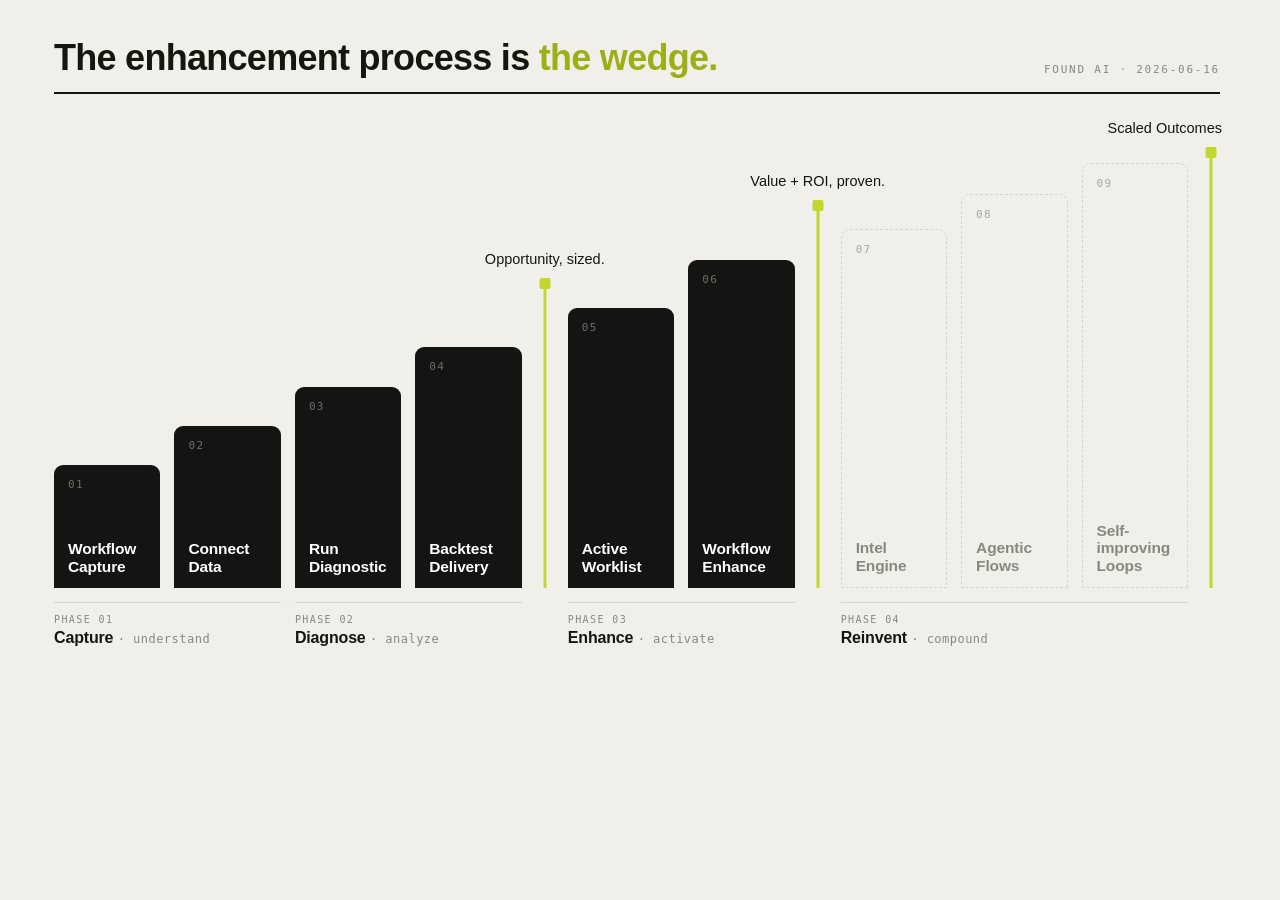
<file: presentations/platform-walkthrough/source/found-wedge-steps-2026-06-16.html>
<!DOCTYPE html>
<html lang="en">
<head>
<meta charset="utf-8">
<meta name="viewport" content="width=device-width, initial-scale=1">
<title>The Wedge — stepped — Found AI</title>
<style>
  :root{
    --paper:#F1EFEA; --ink:#16160F; --muted:#8A887E; --line:#E2E0D7; --hair:#D7D4C9;
    --dark:#141412; --mint:#8CC9AC; --mint-deep:#3F9D78; --lime:#C2D62E; --lime-deep:#9DAE16;
    --card:#FFFFFF;
    --mono: ui-monospace,"SF Mono",Menlo,Consolas,monospace;
    --sans:-apple-system,BlinkMacSystemFont,"Helvetica Neue",Helvetica,Arial,sans-serif;
  }
  *{box-sizing:border-box;}
  html,body{margin:0;padding:0;background:var(--paper);color:var(--ink);
    font-family:var(--sans);-webkit-font-smoothing:antialiased;}
  .page{max-width:1340px;margin:0 auto;padding:40px 60px 40px 54px;}
  .label{font-family:var(--mono);font-size:11px;letter-spacing:.16em;text-transform:uppercase;color:var(--muted);}
  .mast{display:flex;justify-content:space-between;align-items:flex-end;
    border-bottom:2px solid var(--ink);padding-bottom:16px;}
  .mast h1{font-size:36px;line-height:1;letter-spacing:-.02em;margin:0;font-weight:650;}
  .mast h1 .hl{color:var(--lime-deep);}

  .plotwrap{position:relative;margin-top:56px;}

  .cols{grid-template-columns:1fr 1fr 1fr 1fr 18px 1fr 1fr 18px 1fr 1fr 1fr 18px;}
  .plot{display:grid;gap:14px;align-items:end;height:438px;}

  .bar{border-radius:9px 9px 0 0;padding:13px 14px;display:flex;flex-direction:column;justify-content:space-between;overflow:hidden;}
  .bar.solid{background:var(--dark);color:#fff;}
  .bar.ghost{background:transparent;border:1px dashed var(--hair);color:var(--muted);}
  .bar .bn{font-family:var(--mono);font-size:11px;letter-spacing:.12em;color:#6F6E64;}
  .bar.ghost .bn{color:#A8A69C;}
  .bar .bt{font-size:15.5px;font-weight:560;line-height:1.13;letter-spacing:-.01em;}

  .marker{position:relative;}
  .marker .mline{position:absolute;left:50%;transform:translateX(-50%);top:0;bottom:0;width:3px;background:var(--lime);}
  .marker .mcap{position:absolute;left:50%;transform:translateX(-50%);top:-3px;width:11px;height:11px;border-radius:2px;background:var(--lime);}
  .marker .mlabel{position:absolute;left:50%;transform:translateX(-50%);top:-30px;white-space:nowrap;font-size:14.5px;color:var(--ink);font-weight:520;}
  .marker.end .mlabel{left:auto;right:-2px;transform:none;text-align:right;}

  .axis{display:grid;gap:14px;margin-top:14px;}
  .pgrp{border-top:1px solid var(--hair);padding-top:11px;}
  .pgrp .pn{font-family:var(--mono);font-size:10px;letter-spacing:.14em;text-transform:uppercase;color:var(--muted);}
  .pgrp .pl{font-size:16px;font-weight:620;margin-top:4px;letter-spacing:-.01em;}
  .pgrp .pl .dim{color:var(--muted);font-weight:450;font-family:var(--mono);font-size:12px;letter-spacing:.04em;}

  @page{ size:A4 landscape; margin:9mm; }
  @media print{
    html,body{background:#fff;}.page{max-width:none;padding:0;}
    .bar,.pgrp{ break-inside:avoid; }
    *{ -webkit-print-color-adjust:exact; print-color-adjust:exact; }
  }
</style>
</head>
<body>
<div class="page">

  <header class="mast">
    <h1>The enhancement process is <span class="hl">the wedge.</span></h1>
    <span class="label">Found AI · 2026-06-16</span>
  </header>

  <div class="plotwrap">
    <div class="plot cols">
      <div class="bar solid" style="height:28%"><span class="bn">01</span><span class="bt">Workflow Capture</span></div>
      <div class="bar solid" style="height:37%"><span class="bn">02</span><span class="bt">Connect Data</span></div>
      <div class="bar solid" style="height:46%"><span class="bn">03</span><span class="bt">Run Diagnostic</span></div>
      <div class="bar solid" style="height:55%"><span class="bn">04</span><span class="bt">Backtest Delivery</span></div>

      <div class="marker" style="height:70%"><span class="mlabel">Opportunity, sized.</span><span class="mcap"></span><span class="mline"></span></div>

      <div class="bar solid" style="height:64%"><span class="bn">05</span><span class="bt">Active Worklist</span></div>
      <div class="bar solid" style="height:75%"><span class="bn">06</span><span class="bt">Workflow Enhance</span></div>

      <div class="marker" style="height:88%"><span class="mlabel">Value + ROI, proven.</span><span class="mcap"></span><span class="mline"></span></div>

      <div class="bar ghost" style="height:82%"><span class="bn">07</span><span class="bt">Intel Engine</span></div>
      <div class="bar ghost" style="height:90%"><span class="bn">08</span><span class="bt">Agentic Flows</span></div>
      <div class="bar ghost" style="height:97%"><span class="bn">09</span><span class="bt">Self-improving Loops</span></div>

      <div class="marker end" style="height:100%"><span class="mlabel">Scaled Outcomes</span><span class="mcap"></span><span class="mline"></span></div>
    </div>

    <div class="axis cols">
      <div class="pgrp" style="grid-column:1 / 3"><div class="pn">Phase 01</div><div class="pl">Capture <span class="dim">· understand</span></div></div>
      <div class="pgrp" style="grid-column:3 / 5"><div class="pn">Phase 02</div><div class="pl">Diagnose <span class="dim">· analyze</span></div></div>
      <div class="pgrp" style="grid-column:6 / 8"><div class="pn">Phase 03</div><div class="pl">Enhance <span class="dim">· activate</span></div></div>
      <div class="pgrp" style="grid-column:9 / 12"><div class="pn">Phase 04</div><div class="pl">Reinvent <span class="dim">· compound</span></div></div>
    </div>
  </div>

</div>
</body>
</html>
</file>
<file: _shared/branding/tokens.css>
/* ============================================================
   FOUND AI — Design Tokens
   Derived from Found OS branding artifacts
   ============================================================ */

:root {
  /* ── Color ─────────────────────────────────────────── */

  /* Neutrals */
  --color-bg:          #F0EDE6;   /* warm parchment — primary bg */
  --color-bg-card:     #FFFFFF;   /* card surfaces */
  --color-bg-dark:     #1A1A18;   /* near-black — hero panels, dark slides */
  --color-bg-mid:      #2C2C28;   /* secondary dark */

  /* Brand */
  --color-green:       #7DB896;   /* Found signal green — L2 highlight, accents */
  --color-green-light: #A8D4BC;   /* lighter tint for subtle fills */
  --color-green-dark:  #4A8C65;   /* deeper for borders, active states */

  /* Text */
  --color-text-primary:   #1A1A18;
  --color-text-secondary: #666660;
  --color-text-muted:     #999993;
  --color-text-inverse:   #F0EDE6;
  --color-text-green:     #4A8C65;

  /* Borders */
  --color-border:         #DEDAD2;
  --color-border-dark:    #3A3A35;
  --color-border-green:   #7DB896;

  /* ── Typography ─────────────────────────────────────── */

  /* Display: tight, technical serif for headlines */
  --font-display: 'DM Serif Display', 'Georgia', serif;

  /* Body: clean geometric sans */
  --font-body: 'DM Sans', 'Inter', -apple-system, sans-serif;

  /* Mono: for labels, tags, technical strings */
  --font-mono: 'DM Mono', 'JetBrains Mono', 'Menlo', monospace;

  /* Scale */
  --text-xs:   0.6875rem;   /* 11px — labels, tags */
  --text-sm:   0.8125rem;   /* 13px — captions, secondary */
  --text-base: 1rem;        /* 16px — body */
  --text-lg:   1.25rem;     /* 20px — lead */
  --text-xl:   1.75rem;     /* 28px — section heads */
  --text-2xl:  2.5rem;      /* 40px — slide titles */
  --text-3xl:  3.5rem;      /* 56px — hero headlines */
  --text-4xl:  5rem;        /* 80px — full-bleed hero */

  /* Weight */
  --weight-normal:   400;
  --weight-medium:   500;
  --weight-semibold: 600;
  --weight-bold:     700;

  /* Tracking */
  --tracking-tight:  -0.03em;
  --tracking-normal: -0.01em;
  --tracking-wide:    0.08em;
  --tracking-widest:  0.15em;

  /* ── Spacing ─────────────────────────────────────────── */
  --space-1:  0.25rem;
  --space-2:  0.5rem;
  --space-3:  0.75rem;
  --space-4:  1rem;
  --space-6:  1.5rem;
  --space-8:  2rem;
  --space-12: 3rem;
  --space-16: 4rem;
  --space-24: 6rem;

  /* ── Radii ───────────────────────────────────────────── */
  --radius-sm:  6px;
  --radius-md:  12px;
  --radius-lg:  16px;
  --radius-xl:  20px;

  /* ── Motion ──────────────────────────────────────────── */
  --ease-out-expo:  cubic-bezier(0.16, 1, 0.3, 1);
  --ease-in-expo:   cubic-bezier(0.7, 0, 0.84, 0);
  --ease-spring:    cubic-bezier(0.34, 1.56, 0.64, 1);
  --duration-fast:  200ms;
  --duration-base:  400ms;
  --duration-slow:  700ms;
  --duration-crawl: 1200ms;
}
</file>
<file: _shared/engine/theme-found.css>
/**
 * Found Presentations — Theme: Found
 * Full visual system. Import tokens.css first.
 */

@import url('https://fonts.googleapis.com/css2?family=DM+Sans:wght@400;500;600;700&family=DM+Serif+Display&family=DM+Mono:wght@400;500&display=swap');

/* ── Reset & Base ───────────────────────────────────── */

*, *::before, *::after { box-sizing: border-box; margin: 0; padding: 0; }

html, body {
  width: 100%; height: 100%;
  overflow: hidden;
  background: var(--color-bg-dark);
  font-family: var(--font-body);
  font-size: var(--text-base);
  color: var(--color-text-primary);
  -webkit-font-smoothing: antialiased;
}

/* ── Deck Container ─────────────────────────────────── */

.found-deck {
  position: fixed;
  inset: 0;
}

/* ── Slide Base ─────────────────────────────────────── */

.slide {
  position: absolute;
  top: 50%; left: 50%;
  transform: translate(-50%, -50%);
  width: min(100vw, 1400px);
  height: min(100vh, 787px);
  /* 16:9 at 1400px */
  aspect-ratio: 16/9;
  overflow: hidden;
  background: var(--color-bg);
  border-radius: var(--radius-lg);
}

@media (max-width: 1440px) {
  .slide {
    width: 100vw;
    height: 56.25vw;
    max-height: 100vh;
    border-radius: 0;
  }
}

/* Light vs dark themes */
.slide[data-theme="dark"] { background: var(--color-bg-dark); color: var(--color-text-inverse); }
.slide[data-theme="light"] { background: var(--color-bg); color: var(--color-text-primary); }

/* ── Animation ──────────────────────────────────────── */

@keyframes fadeSlideUp {
  from { opacity: 0; transform: translateY(16px); }
  to   { opacity: 1; transform: translateY(0); }
}

[data-animate] {
  opacity: 0;
}

.anim-in [data-animate] {
  animation: fadeSlideUp var(--duration-base) var(--ease-out-expo) both;
}

/* ── Chrome ─────────────────────────────────────────── */

/* Progress bar */
.deck-progress {
  position: fixed;
  top: 0; left: 0; right: 0;
  height: 2px;
  background: rgba(255,255,255,0.1);
  z-index: 100;
}

.deck-progress-fill {
  height: 100%;
  background: var(--color-green);
  transition: width var(--duration-base) var(--ease-out-expo);
}

/* Nav */
.deck-nav {
  position: fixed;
  bottom: var(--space-6);
  right: var(--space-6);
  display: flex;
  align-items: center;
  gap: var(--space-4);
  background: rgba(26,26,24,0.8);
  backdrop-filter: blur(12px);
  border: 1px solid var(--color-border-dark);
  border-radius: 100px;
  padding: var(--space-2) var(--space-4);
  z-index: 100;
}

.deck-nav-btn {
  background: none;
  border: none;
  color: rgba(240,237,230,0.6);
  cursor: pointer;
  font-size: var(--text-base);
  padding: var(--space-1) var(--space-2);
  border-radius: var(--radius-sm);
  transition: color var(--duration-fast);
  font-family: var(--font-mono);
}

.deck-nav-btn:hover { color: var(--color-text-inverse); }

.deck-counter {
  font-family: var(--font-mono);
  font-size: var(--text-xs);
  color: rgba(240,237,230,0.4);
  letter-spacing: var(--tracking-wide);
  min-width: 48px;
  text-align: center;
}

/* Jump-to-slide overlay */
.deck-jump {
  position: fixed;
  inset: 0;
  z-index: 200;
  display: none;
  align-items: center;
  justify-content: center;
  background: rgba(20,20,15,0.6);
  backdrop-filter: blur(6px);
}
.deck-jump.open { display: flex; }

.deck-jump-panel {
  background: var(--color-bg-dark);
  border: 1px solid var(--color-border-dark);
  border-radius: var(--radius-lg);
  padding: var(--space-8);
  max-width: 840px;
  width: 90vw;
  max-height: 80vh;
  overflow: auto;
}
.deck-jump-title {
  font-family: var(--font-mono);
  font-size: var(--text-xs);
  letter-spacing: var(--tracking-widest);
  text-transform: uppercase;
  color: var(--color-green);
  margin-bottom: var(--space-6);
}
.deck-jump-grid {
  display: grid;
  grid-template-columns: repeat(2, 1fr);
  gap: var(--space-2);
}
.deck-jump-item {
  display: flex;
  align-items: center;
  gap: var(--space-3);
  text-align: left;
  background: rgba(255,255,255,0.03);
  border: 1px solid var(--color-border-dark);
  border-radius: var(--radius-sm);
  padding: var(--space-3) var(--space-4);
  cursor: pointer;
  transition: border-color var(--duration-fast), background var(--duration-fast);
  font-family: var(--font-body);
}
.deck-jump-item:hover { border-color: var(--color-green); background: rgba(125,184,150,0.1); }
.deck-jump-item.is-current { border-color: var(--color-green); }
.deck-jump-num {
  font-family: var(--font-mono);
  font-size: var(--text-sm);
  color: var(--color-green);
  flex-shrink: 0;
}
.deck-jump-label {
  font-size: var(--text-sm);
  color: rgba(240,237,230,0.75);
  overflow: hidden;
  text-overflow: ellipsis;
  white-space: nowrap;
}

/* Brand mark */
.deck-brand {
  position: fixed;
  top: var(--space-4);
  right: var(--space-6);
  display: flex;
  align-items: center;
  gap: var(--space-2);
  z-index: 100;
}

.deck-brand-name {
  font-family: var(--font-mono);
  font-size: var(--text-xs);
  letter-spacing: var(--tracking-widest);
  color: rgba(240,237,230,0.4);
}

.deck-brand-sep {
  color: rgba(240,237,230,0.2);
  font-family: var(--font-mono);
  font-size: var(--text-xs);
}

.deck-brand-title {
  font-family: var(--font-mono);
  font-size: var(--text-xs);
  letter-spacing: var(--tracking-wide);
  color: rgba(240,237,230,0.3);
  max-width: 200px;
  overflow: hidden;
  text-overflow: ellipsis;
  white-space: nowrap;
}

/* Clean / screenshot mode — hide all deck chrome.
   Toggle with the "c" key, or load with ?clean in the URL. */
body.deck-clean .deck-nav,
body.deck-clean .deck-progress,
body.deck-clean .deck-brand {
  opacity: 0;
  pointer-events: none;
}

/* ── Shared Components ──────────────────────────────── */

.eyebrow {
  font-family: var(--font-mono);
  font-size: var(--text-xs);
  font-weight: var(--weight-medium);
  letter-spacing: var(--tracking-widest);
  text-transform: uppercase;
  color: var(--color-text-muted);
  margin-bottom: var(--space-3);
}

.eyebrow--inverse { color: rgba(240,237,230,0.4); }
.eyebrow--green { color: var(--color-green); }

/* Layer chips */
.layer-chip {
  font-family: var(--font-mono);
  font-size: var(--text-xs);
  padding: var(--space-1) var(--space-3);
  border-radius: 100px;
  border: 1px solid var(--color-border-dark);
  color: rgba(240,237,230,0.5);
  background: var(--color-bg-mid);
  letter-spacing: var(--tracking-wide);
}

.layer-chip--l2 {
  background: rgba(125,184,150,0.15);
  border-color: var(--color-green);
  color: var(--color-green);
}

/* ── Template: Hero ─────────────────────────────────── */

.slide-hero {
  width: 100%; height: 100%;
  background: var(--color-bg-dark);
  display: flex;
  align-items: center;
  justify-content: center;
  padding: var(--space-16);
  position: relative;
}

.slide-hero::before {
  content: '';
  position: absolute;
  inset: 0;
  background: radial-gradient(ellipse 80% 60% at 50% 100%, rgba(125,184,150,0.08) 0%, transparent 70%);
  pointer-events: none;
}

.slide-hero-content { max-width: 800px; text-align: center; }

.hero-headline {
  font-family: var(--font-display);
  font-size: clamp(2.5rem, 5vw, var(--text-4xl));
  font-weight: var(--weight-normal);
  color: var(--color-text-inverse);
  line-height: 1.05;
  letter-spacing: var(--tracking-tight);
  margin-bottom: var(--space-6);
}

.hero-subhead {
  font-size: var(--text-lg);
  color: rgba(240,237,230,0.55);
  line-height: 1.6;
  max-width: 600px;
  margin: 0 auto var(--space-4);
}

.hero-note {
  font-family: var(--font-mono);
  font-size: var(--text-sm);
  color: rgba(240,237,230,0.3);
  letter-spacing: var(--tracking-wide);
}

.slide-badge {
  position: absolute;
  bottom: var(--space-8);
  right: var(--space-8);
  font-family: var(--font-mono);
  font-size: var(--text-xs);
  color: var(--color-green);
  letter-spacing: var(--tracking-wide);
  border: 1px solid rgba(125,184,150,0.3);
  padding: var(--space-1) var(--space-3);
  border-radius: 100px;
}

/* ── Template: Phase Intro ──────────────────────────── */

.slide-phase-intro {
  width: 100%; height: 100%;
  background: var(--color-bg-dark);
  display: flex;
  flex-direction: column;
  align-items: center;
  justify-content: center;
  padding: var(--space-16);
  gap: var(--space-6);
}

.phase-label {
  font-family: var(--font-mono);
  font-size: var(--text-xs);
  letter-spacing: var(--tracking-widest);
  text-transform: uppercase;
  color: var(--color-green);
}

.phase-card {
  background: rgba(255,255,255,0.04);
  border: 1px solid var(--color-border-dark);
  border-radius: var(--radius-xl);
  padding: var(--space-8) var(--space-12);
  text-align: center;
  min-width: 320px;
}

.phase-number {
  font-family: var(--font-mono);
  font-size: var(--text-xs);
  letter-spacing: var(--tracking-widest);
  color: rgba(240,237,230,0.3);
  text-transform: uppercase;
  margin-bottom: var(--space-3);
}

.phase-title {
  font-family: var(--font-display);
  font-size: var(--text-3xl);
  color: var(--color-text-inverse);
  font-weight: var(--weight-normal);
  letter-spacing: var(--tracking-tight);
}

.phase-verb {
  font-family: var(--font-mono);
  font-size: var(--text-sm);
  letter-spacing: var(--tracking-widest);
  color: var(--color-green);
  text-transform: uppercase;
  margin-top: var(--space-2);
}

.phase-body {
  max-width: 560px;
  text-align: center;
  color: rgba(240,237,230,0.55);
  line-height: 1.7;
}

.phase-stack-row {
  display: flex;
  gap: var(--space-2);
  flex-wrap: wrap;
  justify-content: center;
}

/* Journey rail — "you are here" echo of the wedge chart on phase-intro slides */
.phase-journey {
  width: 100%;
  max-width: 760px;
  margin-top: var(--space-4);
  display: flex;
  flex-direction: column;
  gap: var(--space-3);
}
.phase-journey-cap {
  font-family: var(--font-mono);
  font-size: var(--text-xs);
  letter-spacing: var(--tracking-widest);
  text-transform: uppercase;
  color: rgba(240,237,230,0.3);
  text-align: center;
}
.phase-journey-track {
  display: flex;
  align-items: flex-end;
  gap: var(--space-3);
}
.pj-group {
  display: flex;
  flex-direction: column;
  gap: var(--space-2);
  min-width: 0;
}
.pj-bars {
  height: 84px;
  display: flex;
  align-items: flex-end;
  gap: 4px;
}
.pj-bar {
  flex: 1;
  min-width: 0;
  border-radius: 4px 4px 0 0;
  background: rgba(240,237,230,0.1);
  transition: background var(--duration-base), box-shadow var(--duration-base);
}
.pj-bar.is-dim    { background: rgba(240,237,230,0.1); }
.pj-bar.is-active {
  background: var(--color-green);
  box-shadow: 0 0 0 1px rgba(125,184,150,0.4), 0 6px 18px -6px rgba(125,184,150,0.55);
}
.pj-bar.is-ghost {
  background: transparent;
  border: 1px dashed var(--color-border-dark);
}
.pj-label {
  font-family: var(--font-mono);
  font-size: 10px;
  letter-spacing: var(--tracking-wide);
  text-transform: uppercase;
  text-align: center;
  color: rgba(240,237,230,0.3);
  border-top: 1px solid var(--color-border-dark);
  padding-top: var(--space-2);
}
.pj-group.is-active .pj-label {
  color: var(--color-green);
  border-top-color: var(--color-green);
}

/* ── Template: Split ────────────────────────────────── */

.slide-split {
  width: 100%; height: 100%;
  display: grid;
  grid-template-columns: 1fr 1fr;
}

.split-left {
  padding: var(--space-12) var(--space-12) var(--space-12) var(--space-16);
  display: flex;
  flex-direction: column;
  justify-content: center;
  gap: var(--space-4);
}

.split-headline {
  font-family: var(--font-display);
  font-size: clamp(1.75rem, 3vw, var(--text-2xl));
  line-height: 1.1;
  letter-spacing: var(--tracking-tight);
  color: var(--color-text-primary);
}

.split-body {
  font-size: var(--text-base);
  line-height: 1.7;
  color: var(--color-text-secondary);
  max-width: 400px;
}

.split-bullets {
  list-style: none;
  display: flex;
  flex-direction: column;
  gap: var(--space-3);
  margin-top: var(--space-2);
}

.split-bullets li {
  display: flex;
  align-items: flex-start;
  gap: var(--space-3);
  font-size: var(--text-sm);
  color: var(--color-text-secondary);
  line-height: 1.6;
}

.bullet-dot {
  width: 6px; height: 6px;
  border-radius: 50%;
  background: var(--color-green);
  flex-shrink: 0;
  margin-top: 6px;
}

.split-right {
  background: var(--color-bg-mid);
  display: flex;
  align-items: center;
  justify-content: center;
  overflow: hidden;
}

.video-container {
  width: 100%; height: 100%;
  position: relative;
}

.video-container video {
  width: 100%; height: 100%;
  object-fit: cover;
}

.split-image {
  width: 100%; height: 100%;
  object-fit: contain;
  padding: var(--space-6);
  background: var(--color-bg-dark);
}

/* ── Template: Video Full ───────────────────────────── */

.slide-video-full {
  width: 100%; height: 100%;
  position: relative;
  background: var(--color-bg-dark);
  display: flex;
  align-items: flex-end;
}

.video-bg {
  position: absolute;
  inset: 0;
  width: 100%; height: 100%;
  object-fit: cover;
  opacity: 0.85;
}

.video-placeholder {
  position: absolute;
  inset: 0;
  display: flex;
  flex-direction: column;
  align-items: center;
  justify-content: center;
  background: var(--color-bg-mid);
  gap: var(--space-4);
}

.video-placeholder-icon {
  font-size: 3rem;
  opacity: 0.3;
}

.video-placeholder-label {
  font-family: var(--font-mono);
  font-size: var(--text-sm);
  color: rgba(240,237,230,0.3);
  letter-spacing: var(--tracking-wide);
}

.video-overlay {
  position: relative;
  z-index: 2;
  width: 100%;
  padding: var(--space-8) var(--space-12);
  background: linear-gradient(to top, rgba(26,26,24,0.95) 0%, rgba(26,26,24,0.6) 60%, transparent 100%);
}

.video-headline {
  font-family: var(--font-display);
  font-size: var(--text-2xl);
  color: var(--color-text-inverse);
  font-weight: var(--weight-normal);
  letter-spacing: var(--tracking-tight);
  margin-bottom: var(--space-2);
}

.video-caption {
  font-size: var(--text-sm);
  color: rgba(240,237,230,0.55);
  line-height: 1.6;
  max-width: 600px;
}

/* ── Template: Phases Map ───────────────────────────── */

.slide-phases-map {
  width: 100%; height: 100%;
  background: var(--color-bg);
  padding: var(--space-8) var(--space-12);
  display: flex;
  flex-direction: column;
  gap: var(--space-6);
}

.phases-header { flex-shrink: 0; }

.phases-title {
  font-family: var(--font-display);
  font-size: var(--text-xl);
  font-weight: var(--weight-normal);
  letter-spacing: var(--tracking-tight);
  color: var(--color-text-primary);
}

.phases-subhead {
  font-size: var(--text-sm);
  color: var(--color-text-secondary);
  margin-top: var(--space-2);
  max-width: 600px;
  line-height: 1.6;
}

.phases-grid {
  display: grid;
  grid-template-columns: repeat(4, 1fr);
  gap: var(--space-3);
  flex: 1;
  min-height: 0;
}

.phase-col {
  border-radius: var(--radius-lg);
  overflow: hidden;
  display: flex;
  flex-direction: column;
}

.phase-col--active .phase-col-header { background: var(--color-bg-dark); }
.phase-col--future .phase-col-header {
  background: transparent;
  border: 1.5px dashed var(--color-border);
}
.phase-col--future .phase-col-name { color: var(--color-text-muted); }
.phase-col--future .phase-col-number { color: var(--color-text-muted); }

.phase-col-header {
  padding: var(--space-4) var(--space-4) var(--space-3);
  border-radius: var(--radius-lg) var(--radius-lg) 0 0;
}

.phase-col-number {
  font-family: var(--font-mono);
  font-size: var(--text-xs);
  letter-spacing: var(--tracking-widest);
  color: rgba(240,237,230,0.4);
  text-transform: uppercase;
  margin-bottom: var(--space-1);
}

.phase-col-name {
  font-family: var(--font-display);
  font-size: var(--text-xl);
  color: var(--color-text-inverse);
  font-weight: var(--weight-normal);
  line-height: 1;
}

.phase-col-verb {
  font-family: var(--font-mono);
  font-size: var(--text-xs);
  letter-spacing: var(--tracking-widest);
  color: var(--color-green);
  text-transform: uppercase;
  margin-top: var(--space-1);
}

.phase-col--future .phase-col-verb { color: var(--color-text-muted); }

.phase-col-rows {
  flex: 1;
  display: flex;
  flex-direction: column;
  gap: 1px;
  background: var(--color-border);
}

.phase-row-cell {
  background: var(--color-bg-card);
  padding: var(--space-3) var(--space-4);
  flex: 1;
  display: flex;
  flex-direction: column;
  justify-content: center;
}

.phase-col--future .phase-row-cell { background: #F8F6F1; }

.phase-row-label {
  font-family: var(--font-mono);
  font-size: 9px;
  letter-spacing: var(--tracking-widest);
  text-transform: uppercase;
  color: var(--color-text-muted);
  margin-bottom: var(--space-1);
}

.phase-row-value {
  font-size: var(--text-sm);
  font-weight: var(--weight-medium);
  color: var(--color-text-primary);
  line-height: 1.4;
}

.phase-col--future .phase-row-value { color: var(--color-text-muted); }

.phase-col-stack {
  font-family: var(--font-mono);
  font-size: var(--text-xs);
  color: var(--color-text-muted);
  padding: var(--space-2) var(--space-4);
  border-top: 1px solid var(--color-border);
  background: var(--color-bg-card);
  letter-spacing: 0.03em;
}

.phases-footnote {
  font-size: var(--text-sm);
  color: var(--color-text-secondary);
  line-height: 1.6;
  flex-shrink: 0;
}

/* ── Template: Flow ─────────────────────────────────── */

.slide-flow {
  width: 100%; height: 100%;
  background: var(--color-bg);
  padding: var(--space-12) var(--space-16);
  display: flex;
  flex-direction: column;
  justify-content: center;
  gap: var(--space-8);
}

.flow-headline {
  font-family: var(--font-display);
  font-size: var(--text-xl);
  font-weight: var(--weight-normal);
  letter-spacing: var(--tracking-tight);
}

.flow-pipeline {
  display: flex;
  align-items: center;
  gap: var(--space-2);
  flex-wrap: nowrap;
  overflow-x: auto;
}

.flow-node {
  flex-shrink: 0;
  border-radius: var(--radius-lg);
  padding: var(--space-4) var(--space-6);
  min-width: 120px;
  text-align: center;
}

.flow-node--default {
  background: var(--color-bg-card);
  border: 1.5px solid var(--color-border);
}

.flow-node--dark {
  background: var(--color-bg-dark);
  color: var(--color-text-inverse);
}

.flow-node--green {
  background: rgba(125,184,150,0.15);
  border: 1.5px solid var(--color-green);
}

.flow-node--dashed {
  background: transparent;
  border: 1.5px dashed var(--color-border);
}

.flow-node-label {
  font-family: var(--font-mono);
  font-size: 9px;
  letter-spacing: var(--tracking-widest);
  text-transform: uppercase;
  color: var(--color-text-muted);
  margin-bottom: var(--space-1);
}

.flow-node--dark .flow-node-label { color: rgba(240,237,230,0.4); }

.flow-node-title {
  font-size: var(--text-sm);
  font-weight: var(--weight-semibold);
  line-height: 1.3;
}

.flow-node-sub {
  font-family: var(--font-mono);
  font-size: var(--text-xs);
  color: var(--color-text-muted);
  margin-top: var(--space-1);
}

.flow-node--dark .flow-node-sub { color: rgba(240,237,230,0.4); }
.flow-node--green .flow-node-sub { color: var(--color-text-green); }

.flow-arrow {
  font-size: var(--text-lg);
  color: var(--color-text-muted);
  flex-shrink: 0;
}

.flow-note {
  font-size: var(--text-sm);
  color: var(--color-text-secondary);
  line-height: 1.6;
}

.flow-callout {
  font-family: var(--font-mono);
  font-size: var(--text-xs);
  letter-spacing: var(--tracking-wide);
  color: var(--color-green);
  text-transform: uppercase;
  border-top: 1px solid var(--color-border);
  padding-top: var(--space-4);
}

/* ── Template: Principles ───────────────────────────── */

.slide-principles {
  width: 100%; height: 100%;
  background: var(--color-bg);
  padding: var(--space-8) var(--space-12);
  display: flex;
  flex-direction: column;
  gap: var(--space-6);
  overflow: hidden;
}

.principles-headline {
  font-family: var(--font-display);
  font-size: var(--text-xl);
  font-weight: var(--weight-normal);
  letter-spacing: var(--tracking-tight);
}

.principles-list {
  display: flex;
  flex-direction: column;
  gap: 1px;
  background: var(--color-border);
  border-radius: var(--radius-lg);
  overflow: hidden;
  flex: 1;
  min-height: 0;
}

.principle-row {
  background: var(--color-bg-card);
  display: grid;
  grid-template-columns: 200px 1fr 200px;
  gap: var(--space-6);
  padding: var(--space-4) var(--space-6);
  align-items: center;
}

.principle-num {
  font-family: var(--font-mono);
  font-size: var(--text-xs);
  letter-spacing: var(--tracking-widest);
  color: var(--color-text-muted);
  margin-bottom: var(--space-1);
}

.principle-name {
  font-size: var(--text-base);
  font-weight: var(--weight-semibold);
  color: var(--color-text-primary);
}

.principle-body {
  font-size: var(--text-sm);
  line-height: 1.65;
  color: var(--color-text-secondary);
}

.principle-tags {
  display: flex;
  flex-direction: column;
  gap: var(--space-2);
  align-items: flex-end;
}

.ptag {
  font-family: var(--font-mono);
  font-size: 9px;
  letter-spacing: var(--tracking-wide);
  text-transform: uppercase;
  padding: 2px var(--space-2);
  border-radius: 4px;
}

.ptag--default { background: var(--color-border); color: var(--color-text-muted); }
.ptag--green { background: rgba(125,184,150,0.15); color: var(--color-green-dark); }
.ptag--dark { background: var(--color-bg-dark); color: rgba(240,237,230,0.5); }

/* ── Template: Value Prop ───────────────────────────── */

.slide-value-prop {
  width: 100%; height: 100%;
  background: var(--color-bg);
  padding: var(--space-12) var(--space-16);
  display: flex;
  flex-direction: column;
  justify-content: center;
  gap: var(--space-8);
}

.vp-headline {
  font-family: var(--font-display);
  font-size: var(--text-2xl);
  font-weight: var(--weight-normal);
  letter-spacing: var(--tracking-tight);
}

.vp-subhead {
  font-size: var(--text-base);
  color: var(--color-text-secondary);
  max-width: 600px;
  line-height: 1.6;
  margin-top: var(--space-2);
}

.vp-grid {
  display: grid;
  grid-template-columns: repeat(3, 1fr);
  gap: var(--space-4);
}

.vp-col {
  background: var(--color-bg-card);
  border: 1px solid var(--color-border);
  border-radius: var(--radius-lg);
  padding: var(--space-6);
}

.vp-col-title {
  font-size: var(--text-base);
  font-weight: var(--weight-semibold);
  margin-bottom: var(--space-3);
  color: var(--color-text-primary);
}

.vp-col-body {
  font-size: var(--text-sm);
  line-height: 1.65;
  color: var(--color-text-secondary);
}

.vp-col-sub {
  font-family: var(--font-mono);
  font-size: var(--text-xs);
  color: var(--color-text-muted);
  margin-top: var(--space-3);
}

/* ── Template: CTA ──────────────────────────────────── */

.slide-cta {
  width: 100%; height: 100%;
  background: var(--color-bg-dark);
  display: flex;
  align-items: center;
  justify-content: center;
  position: relative;
}

.slide-cta::before {
  content: '';
  position: absolute;
  inset: 0;
  background: radial-gradient(ellipse 80% 60% at 50% 0%, rgba(125,184,150,0.08) 0%, transparent 70%);
  pointer-events: none;
}

.cta-inner {
  text-align: center;
  max-width: 700px;
  position: relative;
  z-index: 1;
  padding: var(--space-16);
  display: flex;
  flex-direction: column;
  align-items: center;
  gap: var(--space-6);
}

.cta-headline {
  font-family: var(--font-display);
  font-size: var(--text-3xl);
  color: var(--color-text-inverse);
  font-weight: var(--weight-normal);
  letter-spacing: var(--tracking-tight);
  line-height: 1.05;
}

.cta-headline .hl { color: var(--color-green); }

.cta-subhead {
  font-size: var(--text-base);
  color: rgba(240,237,230,0.5);
  line-height: 1.7;
  max-width: 500px;
}

.cta-steps {
  display: flex;
  gap: var(--space-6);
  margin-top: var(--space-4);
}

.cta-step {
  display: flex;
  flex-direction: column;
  align-items: center;
  gap: var(--space-2);
}

.cta-step-num {
  font-family: var(--font-mono);
  font-size: var(--text-xs);
  color: var(--color-green);
  letter-spacing: var(--tracking-widest);
}

.cta-step-label {
  font-size: var(--text-sm);
  color: rgba(240,237,230,0.6);
}

.cta-url {
  font-family: var(--font-mono);
  font-size: var(--text-sm);
  color: var(--color-green);
  letter-spacing: var(--tracking-wide);
  border-bottom: 1px solid rgba(125,184,150,0.3);
  padding-bottom: var(--space-1);
}

/* ── Accent (used by wedge markers / value cues) ────── */
:root {
  --color-lime:      #C2D62E;
  --color-lime-deep: #9DAE16;
}

/* ── Template: Wedge (merged journey + wedge) ───────── */

.slide-wedge {
  width: 100%; height: 100%;
  background: var(--color-bg);
  padding: var(--space-8) var(--space-16) var(--space-8);
  display: flex;
  flex-direction: column;
}

.wedge-header { flex-shrink: 0; }

.wedge-headline {
  font-family: var(--font-display);
  font-size: var(--text-xl);
  font-weight: var(--weight-normal);
  letter-spacing: var(--tracking-tight);
}
.wedge-headline .hl { color: var(--color-lime-deep); }

/* ── Plot: ascending bars + markers ── */
.wedge-plot {
  display: flex;
  align-items: flex-end;
  gap: var(--space-3);
  flex: 1 1 auto;
  min-height: 0;
  margin-top: var(--space-8);
}

.wedge-bar {
  flex: 1;
  border-radius: 9px 9px 0 0;
  padding: var(--space-3);
  display: flex;
  flex-direction: column;
  justify-content: space-between;
  overflow: hidden;
  min-width: 0;
}

.wedge-bar--solid { background: var(--color-bg-dark); color: var(--color-text-inverse); }
.wedge-bar--ghost {
  background: transparent;
  border: 1.5px dashed var(--color-border);
  color: var(--color-text-muted);
}

.wedge-bar-n {
  font-family: var(--font-mono);
  font-size: 10px;
  letter-spacing: var(--tracking-wide);
  color: rgba(240,237,230,0.5);
}
.wedge-bar--ghost .wedge-bar-n { color: var(--color-text-muted); }

.wedge-bar-t {
  font-size: var(--text-sm);
  font-weight: var(--weight-medium);
  line-height: 1.15;
  letter-spacing: var(--tracking-normal);
}

/* ── Markers: thin lime vertical line + top cap + label ── */
.wedge-marker {
  position: relative;
  width: 16px;
  flex: 0 0 16px;
}
.wedge-marker-line {
  position: absolute;
  left: 50%; transform: translateX(-50%);
  top: 0; bottom: 0;
  width: 3px;
  background: var(--color-lime);
}
.wedge-marker-cap {
  position: absolute;
  left: 50%; transform: translateX(-50%);
  top: -3px;
  width: 11px; height: 11px;
  border-radius: 2px;
  background: var(--color-lime);
}
.wedge-marker-label {
  position: absolute;
  left: 50%; transform: translateX(-50%);
  top: -26px;
  white-space: nowrap;
  font-size: var(--text-sm);
  color: var(--color-text-primary);
  font-weight: var(--weight-semibold);
}
.wedge-marker--end .wedge-marker-label {
  left: auto; right: 0; transform: none;
  text-align: right;
}

/* ── Axis: 4 phase groups, each spanning its bars ── */
.wedge-axis {
  display: flex;
  gap: var(--space-3);
  margin-top: var(--space-6);
  flex-shrink: 0;
}

.wedge-pgrp {
  border-top: 2px solid var(--color-text-primary);
  padding-top: var(--space-3);
  display: flex;
  flex-direction: column;
  gap: var(--space-2);
  min-width: 0;
}
.wedge-pgrp--ghost {
  border-top: 2px dashed var(--color-border);
}

.wedge-phead {
  display: flex;
  align-items: baseline;
  gap: var(--space-2);
  flex-wrap: wrap;
}
.wedge-pn {
  font-family: var(--font-mono);
  font-size: 10px;
  letter-spacing: var(--tracking-widest);
  text-transform: uppercase;
  color: var(--color-text-muted);
}
.wedge-pl {
  font-family: var(--font-display);
  font-size: var(--text-lg);
  font-weight: var(--weight-normal);
  letter-spacing: var(--tracking-tight);
  color: var(--color-text-primary);
  line-height: 1;
}
.wedge-pgrp--ghost .wedge-pl { color: var(--color-text-muted); }
.wedge-dim {
  color: var(--color-green-dark);
  font-family: var(--font-mono);
  font-size: var(--text-xs);
  letter-spacing: var(--tracking-wide);
  text-transform: uppercase;
  font-weight: var(--weight-medium);
}
.wedge-pgrp--ghost .wedge-dim { color: var(--color-text-muted); }

/* You / What-you-get rows */
.wedge-prows {
  display: flex;
  flex-direction: column;
  gap: var(--space-1);
}
.wedge-prow {
  display: flex;
  flex-direction: column;
  gap: 1px;
  background: var(--color-bg-card);
  border: 1px solid var(--color-border);
  border-radius: var(--radius-sm);
  padding: var(--space-2) var(--space-3);
}
.wedge-prow--get {
  border-left: 3px solid var(--color-lime);
}
.wedge-pgrp--ghost .wedge-prow {
  background: transparent;
  border-style: dashed;
}
.wedge-pgrp--ghost .wedge-prow--get {
  border-left: 3px dashed var(--color-lime-deep);
}
.wedge-prow-k {
  font-family: var(--font-mono);
  font-size: 9px;
  letter-spacing: var(--tracking-widest);
  text-transform: uppercase;
  color: var(--color-text-muted);
}
.wedge-prow-v {
  font-size: var(--text-sm);
  font-weight: var(--weight-medium);
  color: var(--color-text-primary);
  line-height: 1.25;
  letter-spacing: var(--tracking-normal);
}
.wedge-pgrp--ghost .wedge-prow-v { color: var(--color-text-secondary); }

.wedge-ptag {
  font-family: var(--font-mono);
  font-size: 10px;
  letter-spacing: var(--tracking-wide);
  text-transform: uppercase;
  color: var(--color-green-dark);
  padding-left: var(--space-1);
}
.wedge-pgrp--ghost .wedge-ptag { color: var(--color-text-muted); }

/* ── Template: Image Sequence (cross-fade loop) ─────── */

.slide-image-sequence {
  width: 100%; height: 100%;
  position: relative;
  background: var(--color-bg-dark);
  overflow: hidden;
}

.imgseq-stage {
  position: absolute;
  inset: 0;
}

.imgseq-frame {
  position: absolute;
  inset: 0;
  margin: 0;
  opacity: 0;
  transition: opacity 0.9s var(--ease-out-expo);
}
.imgseq-frame.is-active { opacity: 1; }

.imgseq-frame img {
  width: 100%; height: 100%;
  object-fit: cover;
  object-position: center top;
}

.imgseq-dots {
  position: absolute;
  top: var(--space-6);
  right: var(--space-8);
  display: flex;
  gap: var(--space-2);
  z-index: 3;
}
.imgseq-dot {
  width: 6px; height: 6px;
  border-radius: 50%;
  background: rgba(240,237,230,0.35);
  transition: background var(--duration-base), transform var(--duration-base);
}
.imgseq-dot.is-active { background: var(--color-green); transform: scale(1.3); }

.imgseq-overlay {
  position: absolute;
  inset: 0;
  z-index: 2;
  display: flex;
  flex-direction: column;
  justify-content: flex-end;
  padding: var(--space-8) var(--space-12);
  background: linear-gradient(to top, rgba(26,26,24,0.95) 0%, rgba(26,26,24,0.55) 45%, transparent 75%);
  pointer-events: none;
}

.imgseq-headline {
  font-family: var(--font-display);
  font-size: var(--text-2xl);
  color: var(--color-text-inverse);
  font-weight: var(--weight-normal);
  letter-spacing: var(--tracking-tight);
  margin-bottom: var(--space-2);
}

.imgseq-caption {
  font-size: var(--text-sm);
  color: rgba(240,237,230,0.6);
  line-height: 1.6;
  max-width: 620px;
}

.imgseq-frame-label {
  font-family: var(--font-mono);
  font-size: var(--text-xs);
  letter-spacing: var(--tracking-wide);
  text-transform: uppercase;
  color: var(--color-green);
  margin-top: var(--space-3);
}

/* ── Template: Layers (three-layers, one engine) ────── */

.slide-layers {
  width: 100%; height: 100%;
  background: var(--color-bg);
  padding: 22px 40px 20px;
  display: flex;
  flex-direction: column;
  gap: 8px;
  overflow: hidden;
}

.layers-header { flex-shrink: 0; }
.layers-headline {
  font-family: var(--font-display);
  font-size: 26px;
  font-weight: var(--weight-normal);
  letter-spacing: var(--tracking-tight);
  line-height: 1.1;
}

.layers-stack {
  flex: 1;
  min-height: 0;
  display: flex;
  flex-direction: column;
  justify-content: space-between;
}
.layers-stack > [data-animate] { width: 100%; }

/* shared icon */
.layers-ico {
  flex-shrink: 0;
  display: inline-flex;
  align-items: center;
  justify-content: center;
}
.layers-ico svg { width: 18px; height: 18px; display: block; }

/* zone headers (L1 / L2) */
.layers-zhdr {
  display: flex;
  align-items: baseline;
  gap: 10px;
  margin-bottom: 6px;
}
.layers-zn {
  font-family: var(--font-mono);
  font-size: 10px;
  letter-spacing: var(--tracking-widest);
  text-transform: uppercase;
  color: var(--color-text-muted);
}
.layers-zt {
  font-size: 13px;
  font-weight: var(--weight-semibold);
  letter-spacing: var(--tracking-normal);
}
.layers-zk {
  font-family: var(--font-mono);
  font-size: 10px;
  letter-spacing: var(--tracking-wide);
  text-transform: uppercase;
  color: var(--color-green-dark);
  margin-left: auto;
}

/* L1 — four phase columns */
.layers-phases {
  display: grid;
  grid-template-columns: repeat(4, 1fr);
  gap: 12px;
}
.layers-phase {
  display: flex;
  flex-direction: column;
  gap: 6px;
}
.layers-phcap {
  display: flex;
  align-items: baseline;
  gap: 8px;
  padding: 0 2px 2px;
}
.layers-phn {
  font-family: var(--font-mono);
  font-size: 9px;
  letter-spacing: var(--tracking-wide);
  text-transform: uppercase;
  color: var(--color-text-muted);
}
.layers-pht {
  font-family: var(--font-mono);
  font-size: 10px;
  letter-spacing: 0.04em;
  text-transform: uppercase;
  font-weight: var(--weight-semibold);
  color: var(--color-green-dark);
}
.layers-phase--ghost .layers-pht { color: var(--color-text-muted); }

/* tile (used by L1 + L2) */
.layers-tile {
  background: var(--color-bg-card);
  border: 1px solid var(--color-border);
  border-radius: var(--radius-md);
  padding: 8px 10px;
  position: relative;
  display: flex;
  align-items: center;
  gap: 8px;
  overflow: hidden;
}
.layers-tile-acc {
  position: absolute;
  top: 0; left: 10px; right: 10px;
  height: 2px;
  border-radius: 0 0 2px 2px;
  background: var(--color-green);
}
.layers-tile .layers-ico { color: var(--color-green-dark); }
.layers-tile-nm {
  font-size: 12px;
  font-weight: var(--weight-semibold);
  letter-spacing: var(--tracking-normal);
  line-height: 1.15;
}
.layers-tile--ghost {
  border-style: dashed;
  background: transparent;
}
.layers-tile--ghost .layers-tile-acc { background: var(--color-border); }
.layers-tile--ghost .layers-tile-nm { color: var(--color-text-muted); }
.layers-tile--ghost .layers-ico { color: var(--color-text-muted); }

/* L2 — single row of four */
.layers-archrow {
  display: grid;
  grid-template-columns: repeat(4, 1fr);
  gap: 12px;
}

/* flow connectors */
.layers-flow {
  display: flex;
  align-items: center;
  justify-content: center;
  gap: 8px;
  padding: 2px 0;
}
.layers-flow-t {
  font-family: var(--font-mono);
  font-size: 10px;
  letter-spacing: var(--tracking-wide);
  text-transform: uppercase;
  color: var(--color-text-muted);
}
.layers-flow-ar {
  color: var(--color-green-dark);
  font-size: 13px;
  line-height: 1;
}

/* L3 — engine moat (dark green) */
.layers-engine {
  background: #11261E;
  border: 1px solid #1E3A2D;
  border-radius: var(--radius-lg);
  padding: 12px 18px 14px;
}
.layers-ehdr {
  display: flex;
  align-items: center;
  gap: 10px;
  margin-bottom: 8px;
}
.layers-en {
  font-family: var(--font-mono);
  font-size: 10px;
  letter-spacing: var(--tracking-widest);
  text-transform: uppercase;
  color: #5E7E6E;
}
.layers-et {
  font-size: 15px;
  font-weight: var(--weight-semibold);
  color: var(--color-text-inverse);
  letter-spacing: var(--tracking-normal);
}
.layers-ek {
  font-family: var(--font-mono);
  font-size: 10px;
  letter-spacing: var(--tracking-wide);
  text-transform: uppercase;
  color: var(--color-lime);
}
.layers-gmotif {
  width: 84px;
  height: 42px;
  margin-left: auto;
  opacity: 0.95;
}

.layers-ssrow {
  display: grid;
  grid-template-columns: repeat(5, 1fr);
  gap: 8px;
}
.layers-sschip {
  background: rgba(22,48,36,0.45);
  border: 1px solid #2A4A3A;
  border-radius: var(--radius-sm);
  padding: 7px 9px;
  display: flex;
  align-items: center;
  gap: 7px;
  font-size: 11px;
  font-weight: var(--weight-semibold);
  color: var(--color-green-light);
  line-height: 1.15;
}
.layers-sschip .layers-ico { color: #8CC9AC; }
.layers-sschip .layers-ico svg { width: 16px; height: 16px; }

.layers-ssdiv {
  font-family: var(--font-mono);
  font-size: 9px;
  letter-spacing: var(--tracking-wide);
  text-transform: uppercase;
  color: #5E7E6E;
  margin: 9px 0 7px;
}
.layers-primrow {
  display: grid;
  grid-template-columns: repeat(4, 1fr);
  gap: 8px;
}
.layers-primtile {
  background: #1a3327;
  border: 1px solid #2A4A3A;
  border-radius: var(--radius-sm);
  padding: 7px 9px;
  display: flex;
  align-items: center;
  gap: 7px;
  font-size: 11px;
  font-weight: var(--weight-medium);
  color: #EAF2EC;
  line-height: 1.15;
}
.layers-primtile .layers-ico { color: var(--color-lime); }
.layers-primtile .layers-ico svg { width: 16px; height: 16px; }

.layers-ecta {
  font-family: var(--font-mono);
  font-size: 10px;
  letter-spacing: var(--tracking-wide);
  text-transform: uppercase;
  color: #7FA791;
  margin-top: 10px;
  text-align: center;
}

/* ── Template: Diagram (SVG flow canvas) ────────────── */

.slide-diagram {
  width: 100%; height: 100%;
  background: var(--color-bg);
  padding: var(--space-8) var(--space-12);
  display: flex;
  flex-direction: column;
  gap: var(--space-4);
}
.diagram-header { flex-shrink: 0; }
.diagram-headline {
  font-family: var(--font-display);
  font-size: var(--text-xl);
  font-weight: var(--weight-normal);
  letter-spacing: var(--tracking-tight);
  line-height: 1.1;
}
.diagram-canvas {
  flex: 1;
  min-height: 0;
  display: flex;
  align-items: center;
  justify-content: center;
}
.diagram-canvas svg {
  width: 100%;
  height: 100%;
  max-height: 100%;
  display: block;
}
.diagram-callout {
  flex-shrink: 0;
  font-family: var(--font-mono);
  font-size: var(--text-xs);
  letter-spacing: var(--tracking-wide);
  text-transform: uppercase;
  color: var(--color-green-dark);
  border-top: 1px solid var(--color-border);
  padding-top: var(--space-4);
}

/* ── Default Template ───────────────────────────────── */

.slide-default {
  width: 100%; height: 100%;
  background: var(--color-bg);
  display: flex;
  flex-direction: column;
  justify-content: center;
  padding: var(--space-16);
  gap: var(--space-4);
}

.default-headline {
  font-family: var(--font-display);
  font-size: var(--text-2xl);
  font-weight: var(--weight-normal);
  letter-spacing: var(--tracking-tight);
}

.default-body {
  font-size: var(--text-base);
  color: var(--color-text-secondary);
  line-height: 1.7;
  max-width: 640px;
}

/* ── Split diagram (custom SVG in the right pane) ───── */

.split-right:has(.split-diagram) { background: var(--color-bg-dark); }

.split-diagram {
  width: 100%; height: 100%;
  display: flex;
  align-items: center;
  justify-content: center;
  padding: var(--space-8);
}
.split-diagram svg { width: 100%; height: 100%; display: block; }

/* "data into the graph" — flowing feed lines + pulsing nodes */
@keyframes tkFlow { to { stroke-dashoffset: -18; } }
.split-diagram .tk-feed {
  stroke-dasharray: 4 5;
  animation: tkFlow 0.9s linear infinite;
}
@keyframes tkPulse {
  0%, 100% { opacity: 0.45; transform: scale(0.88); }
  50%      { opacity: 1;    transform: scale(1.16); }
}
.split-diagram .tk-node {
  transform-box: fill-box;
  transform-origin: center;
  animation: tkPulse 2.8s ease-in-out infinite;
}

/* ── Layers: data-flow cascade (tool → arch → engine) ── */
@keyframes layerLight {
  0%, 16%, 100% { border-color: var(--color-border); box-shadow: none; }
  5%            { border-color: var(--color-green);
                  box-shadow: 0 0 0 1px var(--color-green), 0 8px 22px -8px rgba(125,184,150,0.6); }
}
@keyframes layerLightDark {
  0%, 16%, 100% { border-color: #2A4A3A; box-shadow: none; }
  5%            { border-color: var(--color-lime);
                  box-shadow: 0 0 0 1px var(--color-lime), 0 8px 22px -8px rgba(194,214,46,0.45); }
}
@keyframes flowPulse {
  0%, 16%, 100% { color: var(--color-green-dark); transform: scale(1); opacity: 0.7; }
  5%            { color: var(--color-lime-deep);  transform: scale(1.55); opacity: 1; }
}

.slide-layers .layers-stack > :nth-child(1) .layers-tile:not(.layers-tile--ghost) {
  animation: layerLight 4.5s ease-in-out infinite;
}
.slide-layers .layers-stack > :nth-child(2) .layers-flow-ar {
  animation: flowPulse 4.5s ease-in-out infinite; animation-delay: 0.5s;
}
.slide-layers .layers-stack > :nth-child(3) .layers-tile {
  animation: layerLight 4.5s ease-in-out infinite; animation-delay: 1s;
}
.slide-layers .layers-stack > :nth-child(4) .layers-flow-ar {
  animation: flowPulse 4.5s ease-in-out infinite; animation-delay: 1.5s;
}
.slide-layers .layers-stack > :nth-child(5) .layers-sschip,
.slide-layers .layers-stack > :nth-child(5) .layers-primtile {
  animation: layerLightDark 4.5s ease-in-out infinite; animation-delay: 2s;
}

@media (prefers-reduced-motion: reduce) {
  .split-diagram .tk-feed,
  .split-diagram .tk-node,
  .slide-layers .layers-stack [class*="layers-"] { animation: none !important; }
}
</file>
